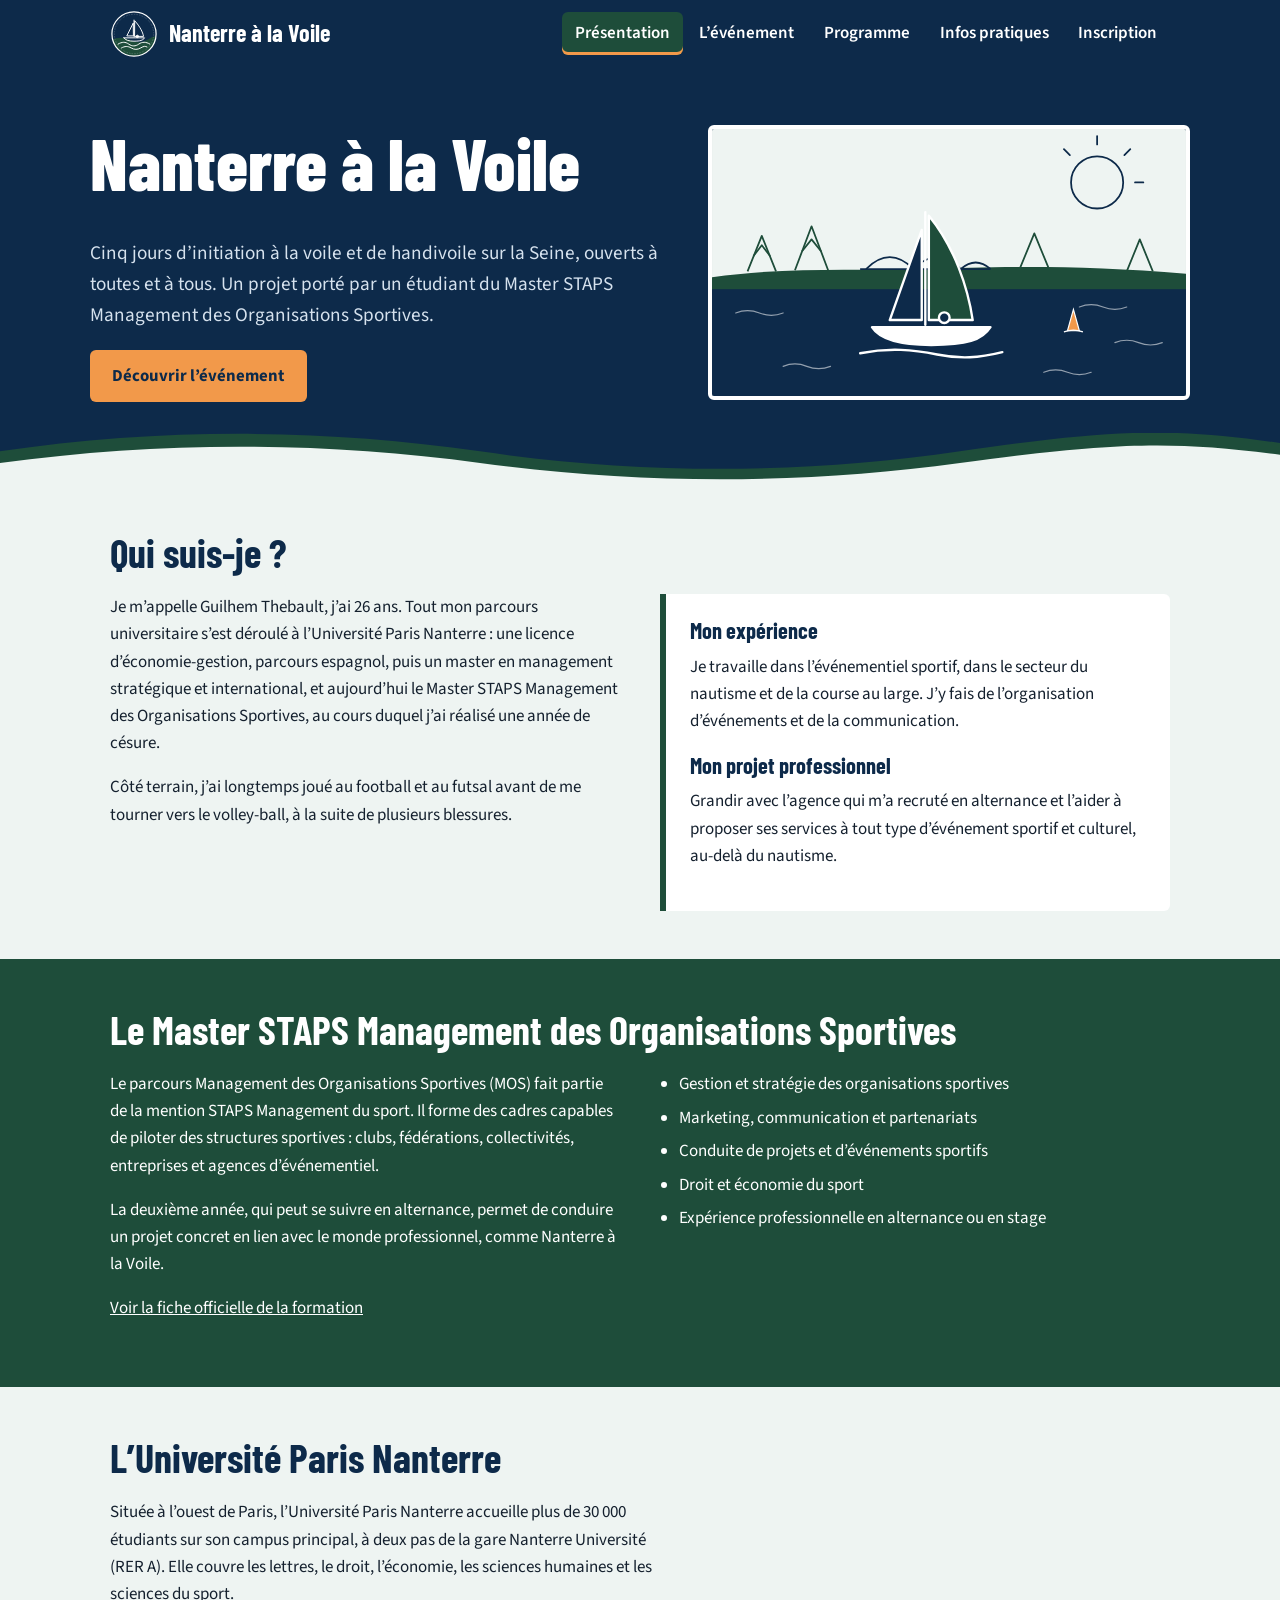
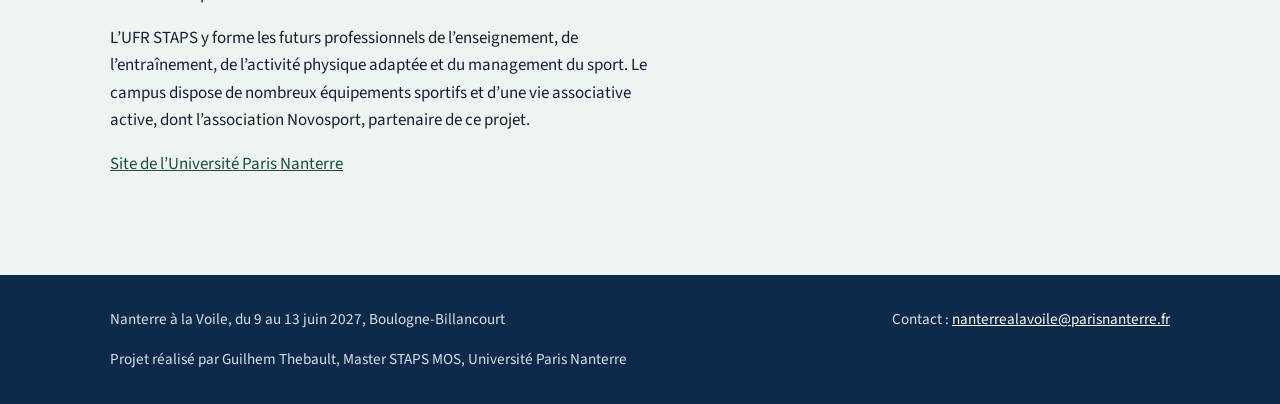
<file: index.html>
<!DOCTYPE html>
<html lang="fr">
<head>
  <meta charset="UTF-8">
  <meta name="viewport" content="width=device-width, initial-scale=1">
  <title>Présentation | Nanterre à la Voile</title>
  <meta name="description" content="Présentation de Guilhem Thebault, du Master STAPS Management des Organisations Sportives et de l’Université Paris Nanterre.">
  <link rel="icon" href="images/logo.svg" type="image/svg+xml">
  <link rel="preconnect" href="https://fonts.googleapis.com">
  <link rel="preconnect" href="https://fonts.gstatic.com" crossorigin>
  <link href="https://fonts.googleapis.com/css2?family=Barlow+Condensed:wght@600;700;800&amp;family=Source+Sans+3:wght@400;600;700&amp;display=swap" rel="stylesheet">
  <link rel="stylesheet" href="style.css">
</head>
<body>

  <!-- ===== EN-TÊTE ET MENU (identique sur toutes les pages) ===== -->
  <header class="entete">
    <div class="entete-interieur">
      <a class="marque" href="index.html">
        <img src="images/logo.svg" alt="" width="48" height="48">
        Nanterre à la Voile
      </a>
      <nav class="menu" aria-label="Menu principal">
        <ul>
        <li><a href="index.html" aria-current="page">Présentation</a></li>
        <li><a href="evenement.html">L’événement</a></li>
        <li><a href="programme.html">Programme</a></li>
        <li><a href="infos-pratiques.html">Infos pratiques</a></li>
        <li><a href="inscription.html">Inscription</a></li>
        </ul>
      </nav>
    </div>
  </header>

  <main>

    <section class="bandeau">
      <div class="bandeau-interieur">
        <div>
          <h1>Nanterre à la Voile</h1>
          <p>Cinq jours d’initiation à la voile et de handivoile sur la Seine, ouverts à toutes et à tous. Un projet porté par un étudiant du Master STAPS Management des Organisations Sportives.</p>
          <a class="bouton" href="evenement.html">Découvrir l’événement</a>
        </div>
        <figure class="figure">
          <img src="images/hero-seine.svg" alt="Dessin d’un voilier Hansa naviguant sur la Seine, devant un pont et des arbres" width="800" height="450">
        </figure>
      </div>
    </section>

    <!-- ===== PRÉSENTATION PERSONNELLE ===== -->
    <section class="section" id="etudiant">
      <h2>Qui suis-je ?</h2>
      <div class="deux-colonnes">
        <div>
          <p>Je m’appelle Guilhem Thebault, j’ai 26 ans. Tout mon parcours universitaire s’est déroulé à l’Université Paris Nanterre : une licence d’économie-gestion, parcours espagnol, puis un master en management stratégique et international, et aujourd’hui le Master STAPS Management des Organisations Sportives, au cours duquel j’ai réalisé une année de césure.</p>
          <p>Côté terrain, j’ai longtemps joué au football et au futsal avant de me tourner vers le volley-ball, à la suite de plusieurs blessures.</p>
        </div>
        <div class="bloc">
          <h3>Mon expérience</h3>
          <p>Je travaille dans l’événementiel sportif, dans le secteur du nautisme et de la course au large. J’y fais de l’organisation d’événements et de la communication.</p>
          <h3>Mon projet professionnel</h3>
          <p>Grandir avec l’agence qui m’a recruté en alternance et l’aider à proposer ses services à tout type d’événement sportif et culturel, au-delà du nautisme.</p>
        </div>
      </div>
    </section>

    <!-- ===== LA FORMATION ===== -->
    <div class="section-sapin">
      <section class="section" id="formation">
        <h2>Le Master STAPS Management des Organisations Sportives</h2>
        <div class="deux-colonnes">
          <div>
            <p>Le parcours Management des Organisations Sportives (MOS) fait partie de la mention STAPS Management du sport. Il forme des cadres capables de piloter des structures sportives : clubs, fédérations, collectivités, entreprises et agences d’événementiel.</p>
            <p>La deuxième année, qui peut se suivre en alternance, permet de conduire un projet concret en lien avec le monde professionnel, comme Nanterre à la Voile.</p>
            <!-- À COMPLÉTER : ajoute ici les matières ou compétences que tu veux mettre en avant -->
            <p><a href="https://formations.parisnanterre.fr/fr/formations-2026-2027/les-formations/master-lmd-05/staps-management-du-sport-master-JWQHDD61/management-des-organisations-sportives-JX333LL4.html" target="_blank" rel="noopener">Voir la fiche officielle de la formation</a></p>
          </div>
          <!-- À VÉRIFIER : liste indicative, à ajuster selon la maquette officielle de la formation -->
          <ul class="liste-simple">
            <li>Gestion et stratégie des organisations sportives</li>
            <li>Marketing, communication et partenariats</li>
            <li>Conduite de projets et d’événements sportifs</li>
            <li>Droit et économie du sport</li>
            <li>Expérience professionnelle en alternance ou en stage</li>
          </ul>
        </div>
      </section>
    </div>

    <!-- ===== L’UNIVERSITÉ ===== -->
    <section class="section" id="universite">
      <h2>L’Université Paris Nanterre</h2>
      <p>Située à l’ouest de Paris, l’Université Paris Nanterre accueille plus de 30 000 étudiants sur son campus principal, à deux pas de la gare Nanterre Université (RER A). Elle couvre les lettres, le droit, l’économie, les sciences humaines et les sciences du sport.</p>
      <p>L’UFR STAPS y forme les futurs professionnels de l’enseignement, de l’entraînement, de l’activité physique adaptée et du management du sport. Le campus dispose de nombreux équipements sportifs et d’une vie associative active, dont l’association Novosport, partenaire de ce projet.</p>
      <p><a href="https://www.parisnanterre.fr/" target="_blank" rel="noopener">Site de l’Université Paris Nanterre</a></p>
    </section>

  </main>

  <!-- ===== PIED DE PAGE ===== -->
  <footer class="pied">
    <div class="pied-interieur">
      <p>Nanterre à la Voile, du 9 au 13 juin 2027, Boulogne-Billancourt</p>
      <p>Contact : <a href="mailto:nanterrealavoile@parisnanterre.fr">nanterrealavoile@parisnanterre.fr</a></p>
      <p>Projet réalisé par Guilhem Thebault, Master STAPS MOS, Université Paris Nanterre</p>
    </div>
  </footer>

</body>
</html>
</file>
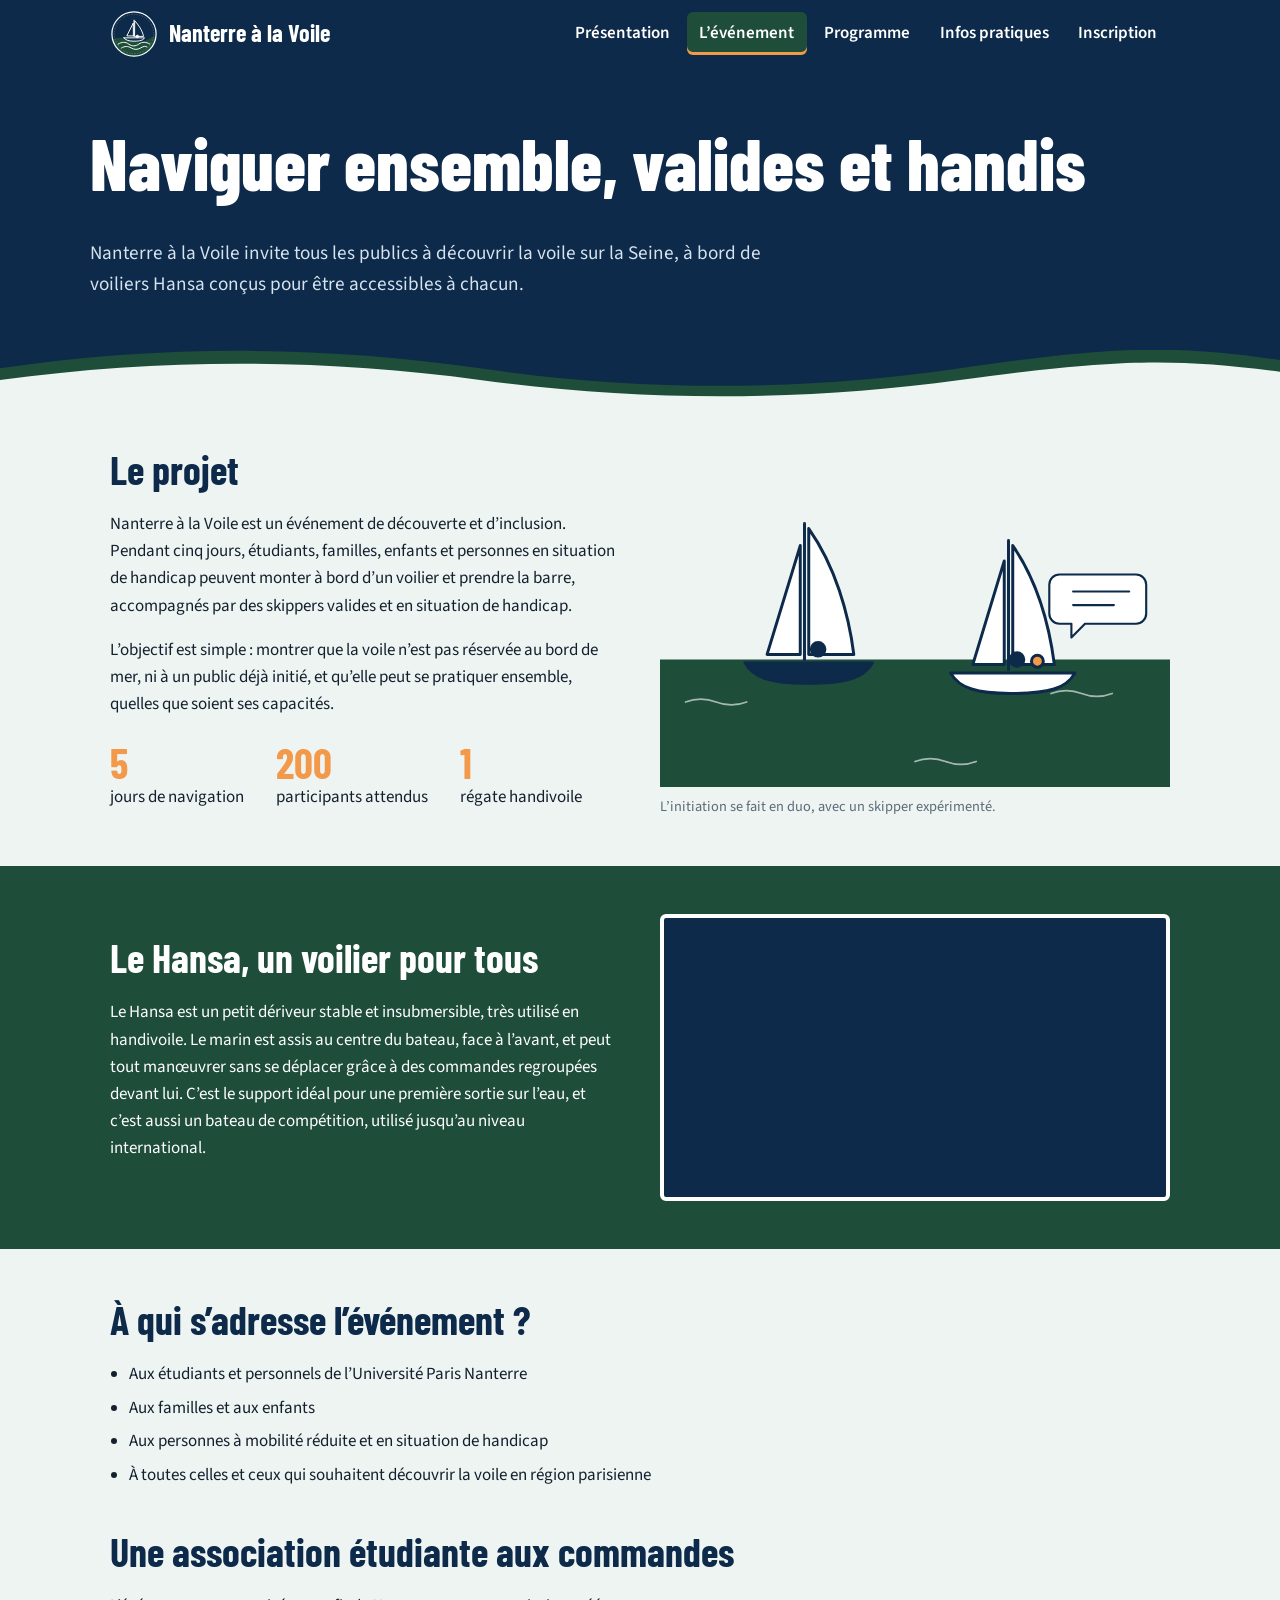
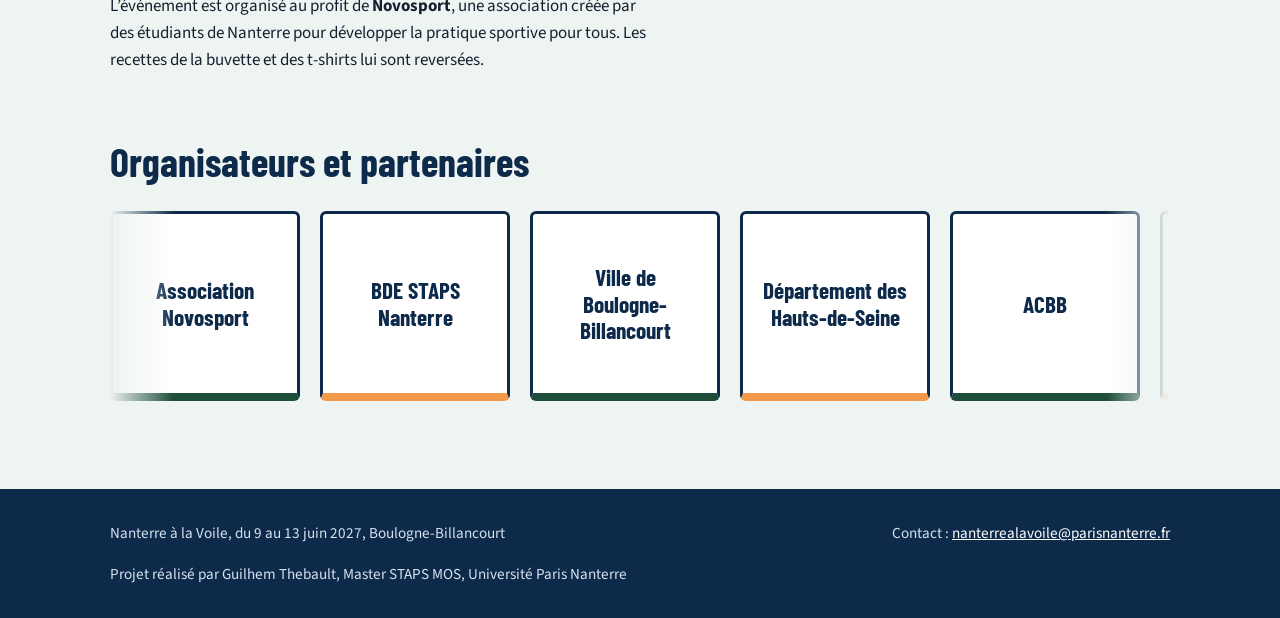
<file: evenement.html>
<!DOCTYPE html>
<html lang="fr">
<head>
  <meta charset="UTF-8">
  <meta name="viewport" content="width=device-width, initial-scale=1">
  <title>L’événement | Nanterre à la Voile</title>
  <meta name="description" content="Nanterre à la Voile : journées d’initiation à la voile et de handivoile sur voilier Hansa, à Boulogne-Billancourt.">
  <link rel="icon" href="images/logo.svg" type="image/svg+xml">
  <link rel="preconnect" href="https://fonts.googleapis.com">
  <link rel="preconnect" href="https://fonts.gstatic.com" crossorigin>
  <link href="https://fonts.googleapis.com/css2?family=Barlow+Condensed:wght@600;700;800&amp;family=Source+Sans+3:wght@400;600;700&amp;display=swap" rel="stylesheet">
  <link rel="stylesheet" href="style.css">
</head>
<body>

  <!-- ===== EN-TÊTE ET MENU (identique sur toutes les pages) ===== -->
  <header class="entete">
    <div class="entete-interieur">
      <a class="marque" href="index.html">
        <img src="images/logo.svg" alt="" width="48" height="48">
        Nanterre à la Voile
      </a>
      <nav class="menu" aria-label="Menu principal">
        <ul>
        <li><a href="index.html">Présentation</a></li>
        <li><a href="evenement.html" aria-current="page">L’événement</a></li>
        <li><a href="programme.html">Programme</a></li>
        <li><a href="infos-pratiques.html">Infos pratiques</a></li>
        <li><a href="inscription.html">Inscription</a></li>
        </ul>
      </nav>
    </div>
  </header>

  <main>

    <section class="bandeau bandeau-simple">
      <div class="bandeau-interieur">
        <div>
          <h1>Naviguer ensemble, valides et handis</h1>
          <p>Nanterre à la Voile invite tous les publics à découvrir la voile sur la Seine, à bord de voiliers Hansa conçus pour être accessibles à chacun.</p>
        </div>
      </div>
    </section>

    <section class="section">
      <div class="deux-colonnes">
        <div>
          <h2>Le projet</h2>
          <p>Nanterre à la Voile est un événement de découverte et d’inclusion. Pendant cinq jours, étudiants, familles, enfants et personnes en situation de handicap peuvent monter à bord d’un voilier et prendre la barre, accompagnés par des skippers valides et en situation de handicap.</p>
          <p>L’objectif est simple : montrer que la voile n’est pas réservée au bord de mer, ni à un public déjà initié, et qu’elle peut se pratiquer ensemble, quelles que soient ses capacités.</p>
          <ul class="chiffres">
            <li><strong>5</strong> jours de navigation</li>
            <li><strong>200</strong> participants attendus</li>
            <li><strong>1</strong> régate handivoile</li>
          </ul>
        </div>
        <figure class="figure">
          <img src="images/initiation.svg" alt="Dessin de deux voiliers Hansa : un skipper conseille un débutant à bord" width="600" height="400">
          <figcaption>L’initiation se fait en duo, avec un skipper expérimenté.</figcaption>
        </figure>
      </div>
    </section>

    <div class="section-sapin">
      <section class="section">
        <div class="deux-colonnes centre">
          <div>
            <h2>Le Hansa, un voilier pour tous</h2>
            <p>Le Hansa est un petit dériveur stable et insubmersible, très utilisé en handivoile. Le marin est assis au centre du bateau, face à l’avant, et peut tout manœuvrer sans se déplacer grâce à des commandes regroupées devant lui. C’est le support idéal pour une première sortie sur l’eau, et c’est aussi un bateau de compétition, utilisé jusqu’au niveau international.</p>
          </div>
          <!-- VIDÉO YOUTUBE : remplace ID_DE_LA_VIDEO par l'identifiant de ta vidéo
               (les caractères après "watch?v=" dans l'adresse YouTube) -->
          <div class="video">
            <iframe src="https://www.youtube.com/watch?v=l_3RX6eFE7E" title="Vidéo de présentation du voilier Hansa" loading="lazy" allow="accelerometer; clipboard-write; encrypted-media; gyroscope; picture-in-picture" referrerpolicy="strict-origin-when-cross-origin" allowfullscreen></iframe>
          </div>
        </div>
      </section>
    </div>

    <section class="section">
      <h2>À qui s’adresse l’événement ?</h2>
      <ul class="liste-simple">
        <li>Aux étudiants et personnels de l’Université Paris Nanterre</li>
        <li>Aux familles et aux enfants</li>
        <li>Aux personnes à mobilité réduite et en situation de handicap</li>
        <li>À toutes celles et ceux qui souhaitent découvrir la voile en région parisienne</li>
      </ul>

      <h2>Une association étudiante aux commandes</h2>
      <p>L’événement est organisé au profit de <strong>Novosport</strong>, une association créée par des étudiants de Nanterre pour développer la pratique sportive pour tous. Les recettes de la buvette et des t-shirts lui sont reversées.</p>

    </section>

    <!-- ===== CARROUSEL DES PARTENAIRES ===== -->
    <section class="section partenaires-section">
      <h2>Organisateurs et partenaires</h2>
      <!-- La liste est écrite deux fois pour que le défilement tourne en boucle sans coupure.
           Pour ajouter un partenaire, ajoute-le dans LES DEUX listes. -->
      <div class="carrousel">
        <div class="carrousel-piste">
          <ul class="carrousel-liste">
            <li class="partenaire">Association Novosport</li>
            <li class="partenaire">BDE STAPS Nanterre</li>
            <li class="partenaire">Ville de Boulogne-Billancourt</li>
            <li class="partenaire">Département des Hauts-de-Seine</li>
            <li class="partenaire">ACBB</li>
            <li class="partenaire">Club nautique Voiles de Seine</li>
            <li class="partenaire">Sponsors privés</li>
          </ul>
          <ul class="carrousel-liste" aria-hidden="true">
            <li class="partenaire">Association Novosport</li>
            <li class="partenaire">BDE STAPS Nanterre</li>
            <li class="partenaire">Ville de Boulogne-Billancourt</li>
            <li class="partenaire">Département des Hauts-de-Seine</li>
            <li class="partenaire">ACBB</li>
            <li class="partenaire">Club nautique Voiles de Seine</li>
            <li class="partenaire">Sponsors privés</li>
          </ul>
        </div>
      </div>
    </section>

  </main>

  <!-- ===== PIED DE PAGE ===== -->
  <footer class="pied">
    <div class="pied-interieur">
      <p>Nanterre à la Voile, du 9 au 13 juin 2027, Boulogne-Billancourt</p>
      <p>Contact : <a href="mailto:nanterrealavoile@parisnanterre.fr">nanterrealavoile@parisnanterre.fr</a></p>
      <p>Projet réalisé par Guilhem Thebault, Master STAPS MOS, Université Paris Nanterre</p>
    </div>
  </footer>

</body>
</html>
</file>
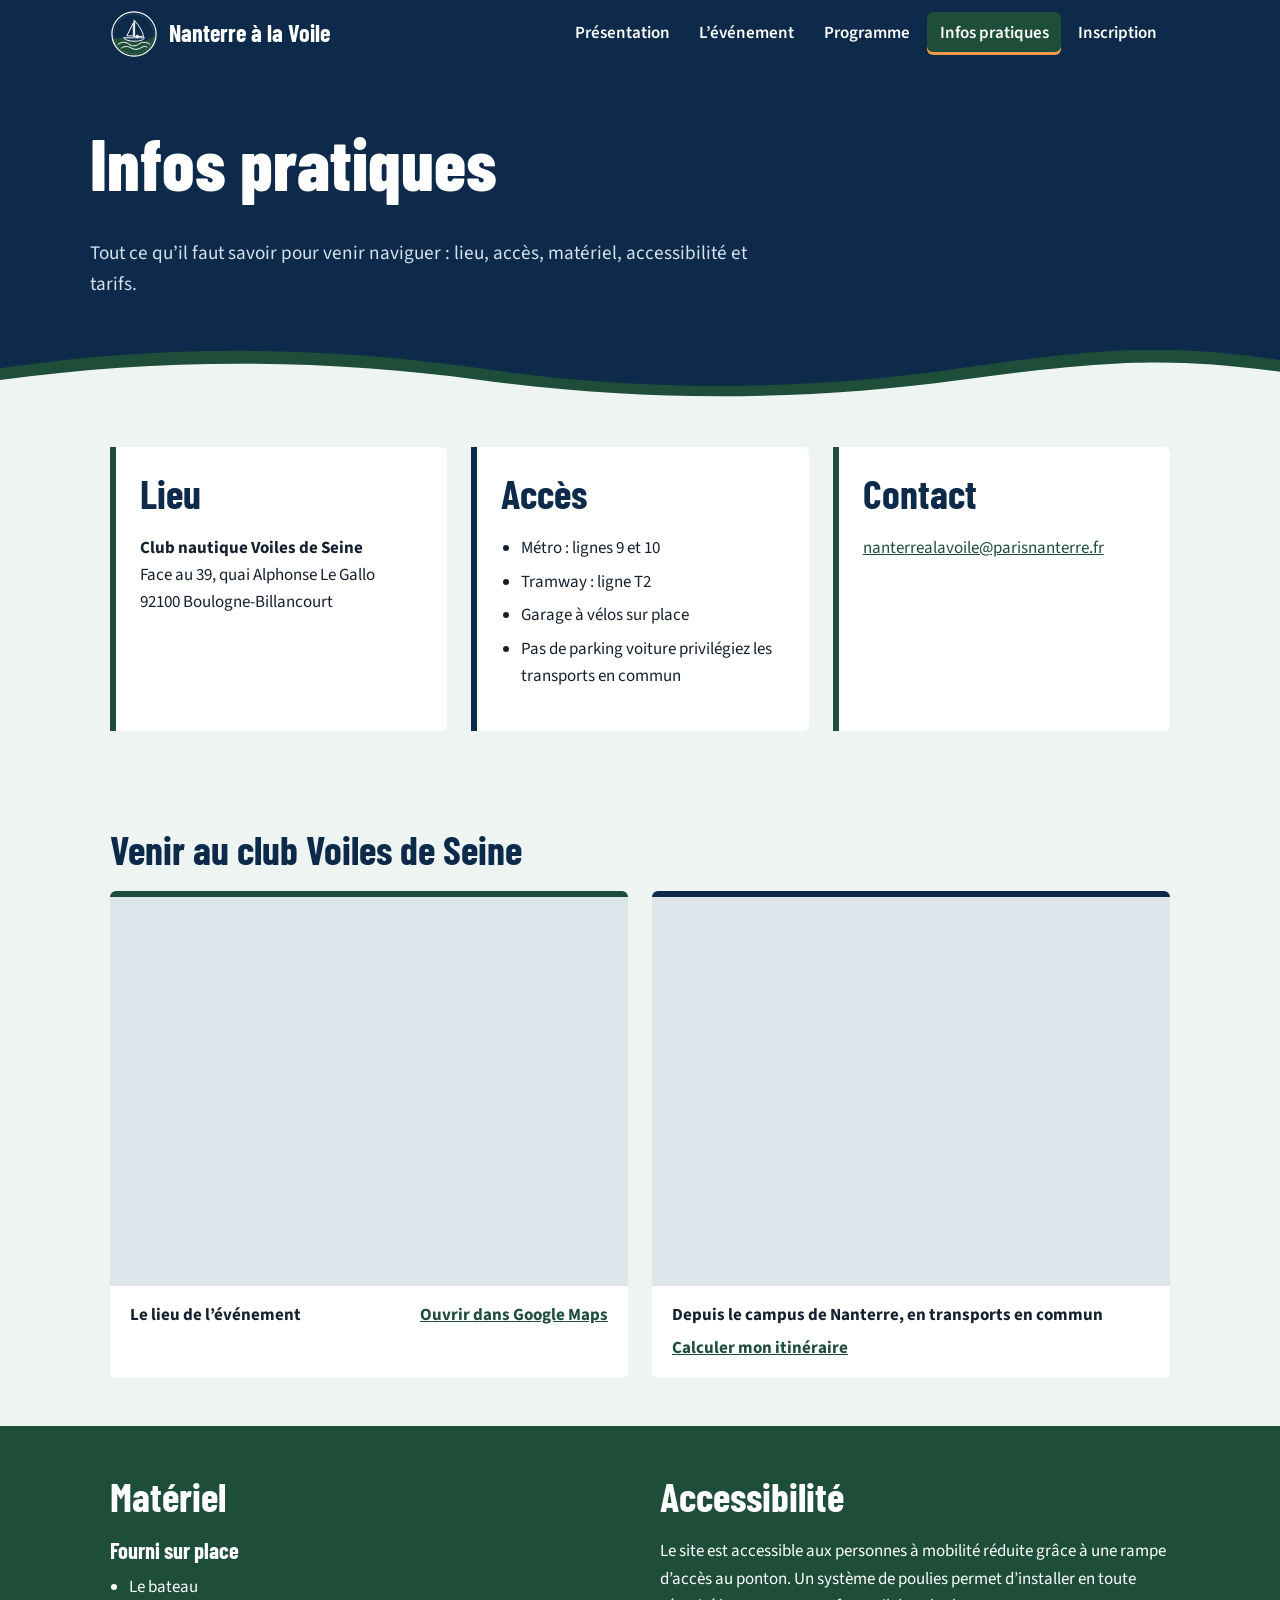
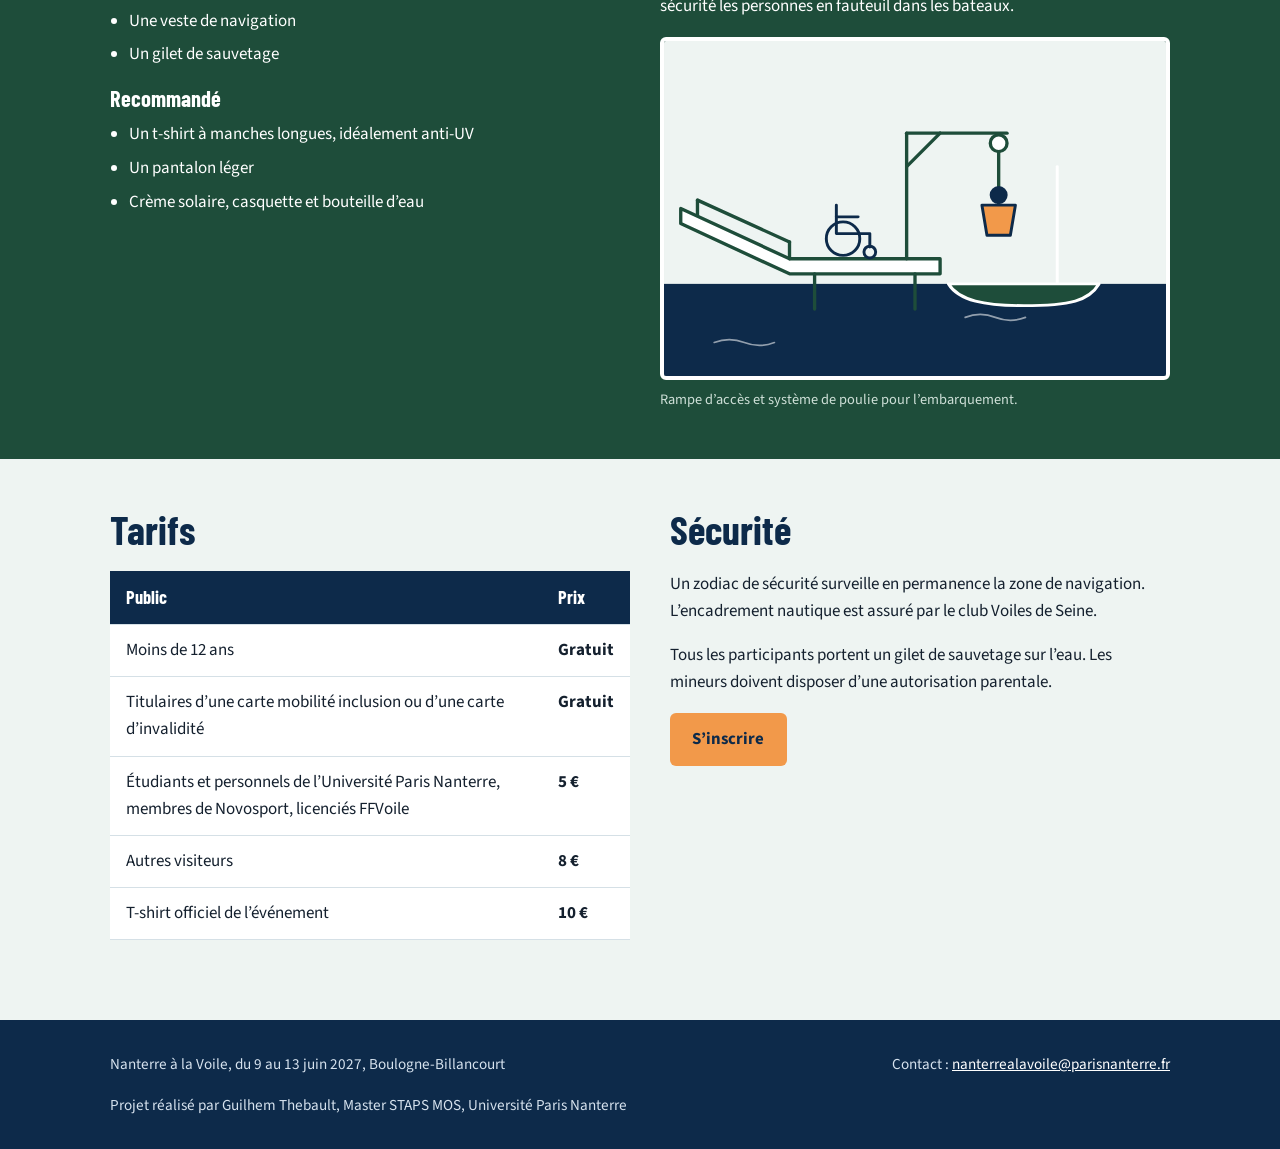
<file: infos-pratiques.html>
<!DOCTYPE html>
<html lang="fr">
<head>
  <meta charset="UTF-8">
  <meta name="viewport" content="width=device-width, initial-scale=1">
  <title>Infos pratiques | Nanterre à la Voile</title>
  <meta name="description" content="Lieu, accès, matériel, accessibilité, tarifs et sécurité de Nanterre à la Voile.">
  <link rel="icon" href="images/logo.svg" type="image/svg+xml">
  <link rel="preconnect" href="https://fonts.googleapis.com">
  <link rel="preconnect" href="https://fonts.gstatic.com" crossorigin>
  <link href="https://fonts.googleapis.com/css2?family=Barlow+Condensed:wght@600;700;800&amp;family=Source+Sans+3:wght@400;600;700&amp;display=swap" rel="stylesheet">
  <link rel="stylesheet" href="style.css">
</head>
<body>

  <!-- ===== EN-TÊTE ET MENU (identique sur toutes les pages) ===== -->
  <header class="entete">
    <div class="entete-interieur">
      <a class="marque" href="index.html">
        <img src="images/logo.svg" alt="" width="48" height="48">
        Nanterre à la Voile
      </a>
      <nav class="menu" aria-label="Menu principal">
        <ul>
        <li><a href="index.html">Présentation</a></li>
        <li><a href="evenement.html">L’événement</a></li>
        <li><a href="programme.html">Programme</a></li>
        <li><a href="infos-pratiques.html" aria-current="page">Infos pratiques</a></li>
        <li><a href="inscription.html">Inscription</a></li>
        </ul>
      </nav>
    </div>
  </header>

  <main>

    <section class="bandeau bandeau-simple">
      <div class="bandeau-interieur">
        <div>
          <h1>Infos pratiques</h1>
          <p>Tout ce qu’il faut savoir pour venir naviguer : lieu, accès, matériel, accessibilité et tarifs.</p>
        </div>
      </div>
    </section>

    <section class="section">
      <div class="grille-infos">
        <div class="bloc">
          <h2>Lieu</h2>
          <p><strong>Club nautique Voiles de Seine</strong><br>
          Face au 39, quai Alphonse Le Gallo<br>
          92100 Boulogne-Billancourt</p>
        </div>
        <div class="bloc bloc-bleu">
          <h2>Accès</h2>
          <ul class="liste-simple">
            <li>Métro : lignes 9 et 10</li>
            <li>Tramway : ligne T2</li>
            <li>Garage à vélos sur place</li>
            <li>Pas de parking voiture privilégiez les transports en commun</li>
          </ul>
        </div>
        <div class="bloc">
          <h2>Contact</h2>
          <p><a href="mailto:nanterrealavoile@parisnanterre.fr">nanterrealavoile@parisnanterre.fr</a></p>
        </div>
      </div>
    </section>


    <!-- ===== CARTES GOOGLE MAPS ===== -->
    <section class="section">
      <h2>Venir au club Voiles de Seine</h2>
      <div class="cartes">
        <figure class="carte">
          <div class="carte-cadre">
            <iframe src="https://www.google.com/maps?q=Club+nautique+Voiles+de+Seine,+39+Quai+Alphonse+Le+Gallo,+92100+Boulogne-Billancourt&amp;z=15&amp;output=embed" title="Carte Google Maps du club nautique Voiles de Seine à Boulogne-Billancourt" loading="lazy" referrerpolicy="no-referrer-when-downgrade" allowfullscreen></iframe>
          </div>
          <figcaption>
            <strong>Le lieu de l’événement</strong>
            <a href="https://www.google.com/maps/search/?api=1&amp;query=Club+nautique+Voiles+de+Seine+39+Quai+Alphonse+Le+Gallo+Boulogne-Billancourt" target="_blank" rel="noopener">Ouvrir dans Google Maps</a>
          </figcaption>
        </figure>
        <figure class="carte">
          <div class="carte-cadre">
            <iframe src="https://www.google.com/maps?saddr=Universit%C3%A9+Paris+Nanterre,+200+Avenue+de+la+R%C3%A9publique,+92000+Nanterre&amp;daddr=39+Quai+Alphonse+Le+Gallo,+92100+Boulogne-Billancourt&amp;dirflg=r&amp;output=embed" title="Itinéraire Google Maps en transports en commun depuis l’Université Paris Nanterre jusqu’au club" loading="lazy" referrerpolicy="no-referrer-when-downgrade" allowfullscreen></iframe>
          </div>
          <figcaption>
            <strong>Depuis le campus de Nanterre, en transports en commun</strong>
            <a href="https://www.google.com/maps/dir/?api=1&amp;origin=Universit%C3%A9+Paris+Nanterre&amp;destination=39+Quai+Alphonse+Le+Gallo+92100+Boulogne-Billancourt&amp;travelmode=transit" target="_blank" rel="noopener">Calculer mon itinéraire</a>
          </figcaption>
        </figure>
      </div>
    </section>

    <div class="section-sapin">
      <section class="section">
        <div class="deux-colonnes">
          <div>
            <h2>Matériel</h2>
            <h3>Fourni sur place</h3>
            <ul class="liste-simple">
              <li>Le bateau</li>
              <li>Une veste de navigation</li>
              <li>Un gilet de sauvetage</li>
            </ul>
            <h3>Recommandé</h3>
            <ul class="liste-simple">
              <li>Un t-shirt à manches longues, idéalement anti-UV</li>
              <li>Un pantalon léger</li>
              <li>Crème solaire, casquette et bouteille d’eau</li>
            </ul>
          </div>
          <div>
            <h2>Accessibilité</h2>
            <p>Le site est accessible aux personnes à mobilité réduite grâce à une rampe d’accès au ponton. Un système de poulies permet d’installer en toute sécurité les personnes en fauteuil dans les bateaux.</p>
            <figure class="figure">
              <img src="images/accessibilite.svg" alt="Dessin d’un ponton avec rampe et d’un siège suspendu à une poulie pour embarquer une personne en fauteuil" width="600" height="400">
              <figcaption>Rampe d’accès et système de poulie pour l’embarquement.</figcaption>
            </figure>
          </div>
        </div>
      </section>
    </div>

    <section class="section">
      <div class="deux-colonnes">
        <div>
          <h2>Tarifs</h2>
          <div class="tableau-conteneur">
            <table class="tarifs">
              <thead><tr><th scope="col">Public</th><th scope="col">Prix</th></tr></thead>
              <tbody>
                <tr><td>Moins de 12 ans</td><td>Gratuit</td></tr>
                <tr><td>Titulaires d’une carte mobilité inclusion ou d’une carte d’invalidité</td><td>Gratuit</td></tr>
                <tr><td>Étudiants et personnels de l’Université Paris Nanterre, membres de Novosport, licenciés FFVoile</td><td>5 €</td></tr>
                <tr><td>Autres visiteurs</td><td>8 €</td></tr>
                <tr><td>T-shirt officiel de l’événement</td><td>10 €</td></tr>
              </tbody>
            </table>
          </div>
        </div>
        <div>
          <h2>Sécurité</h2>
          <p>Un zodiac de sécurité surveille en permanence la zone de navigation. L’encadrement nautique est assuré par le club Voiles de Seine.</p>
          <p>Tous les participants portent un gilet de sauvetage sur l’eau. Les mineurs doivent disposer d’une autorisation parentale.</p>
          <a class="bouton" href="inscription.html">S’inscrire</a>
        </div>
      </div>
    </section>

  </main>

  <!-- ===== PIED DE PAGE ===== -->
  <footer class="pied">
    <div class="pied-interieur">
      <p>Nanterre à la Voile, du 9 au 13 juin 2027, Boulogne-Billancourt</p>
      <p>Contact : <a href="mailto:nanterrealavoile@parisnanterre.fr">nanterrealavoile@parisnanterre.fr</a></p>
      <p>Projet réalisé par Guilhem Thebault, Master STAPS MOS, Université Paris Nanterre</p>
    </div>
  </footer>

</body>
</html>
</file>
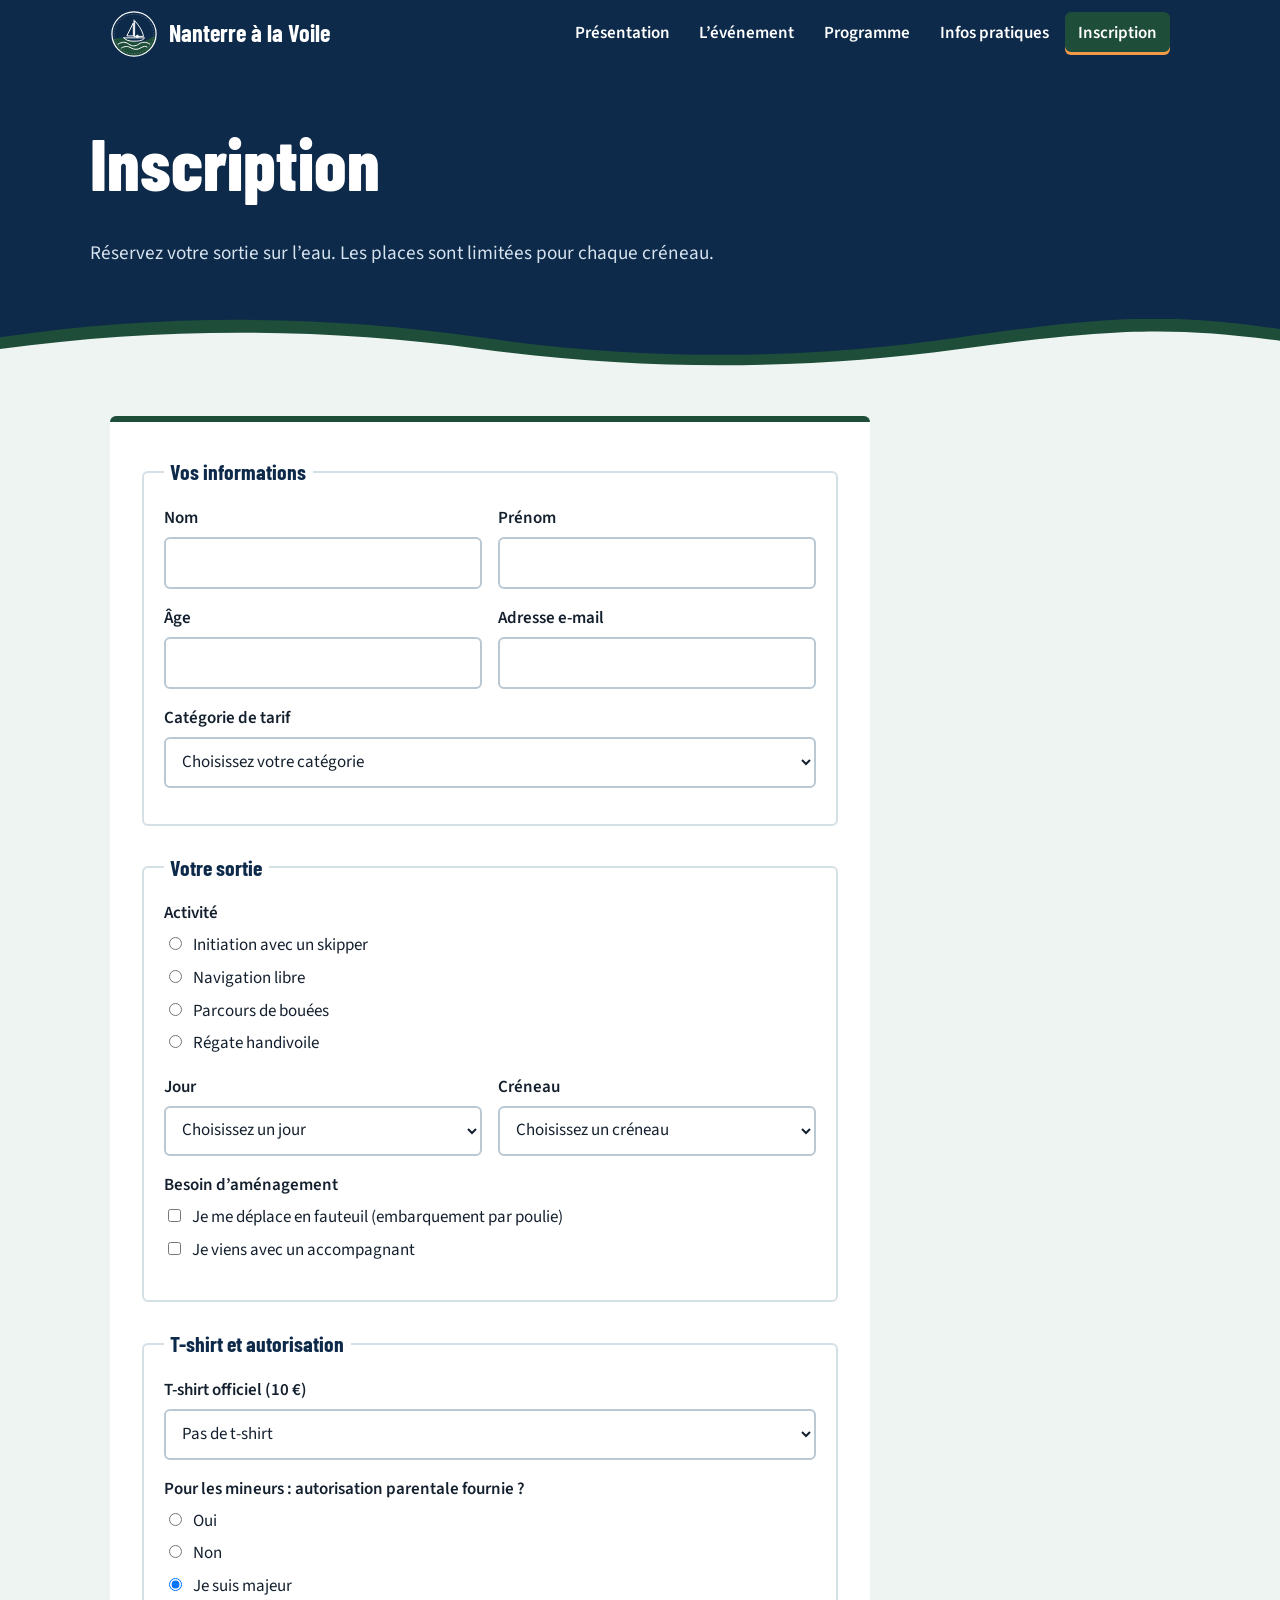
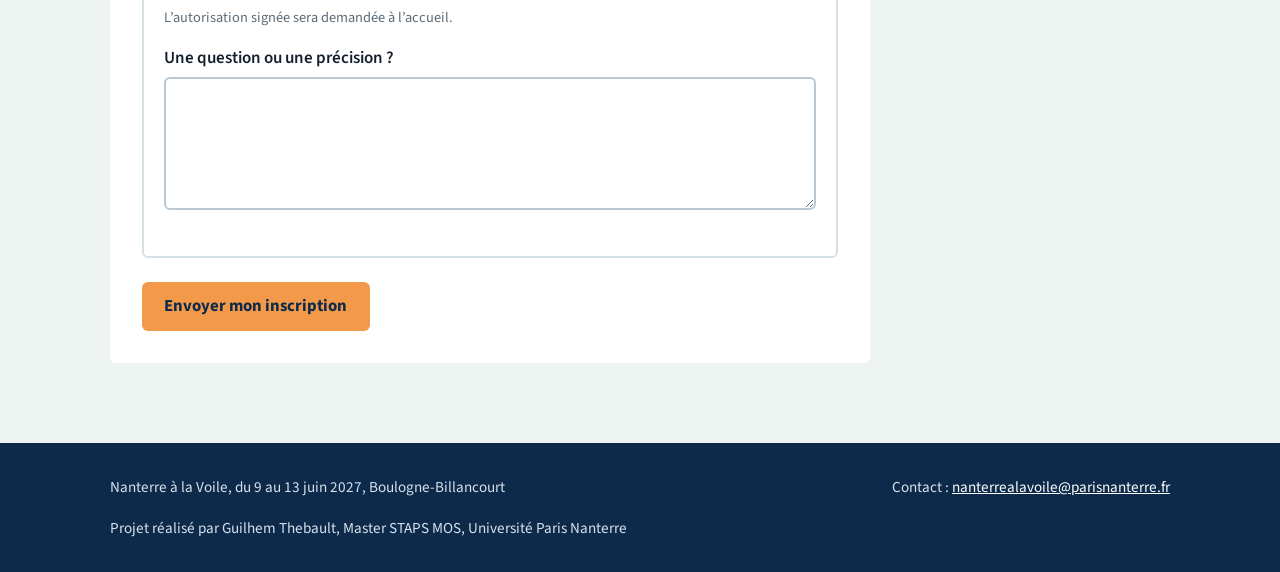
<file: inscription.html>
<!DOCTYPE html>
<html lang="fr">
<head>
  <meta charset="UTF-8">
  <meta name="viewport" content="width=device-width, initial-scale=1">
  <title>Inscription | Nanterre à la Voile</title>
  <meta name="description" content="Formulaire d’inscription à Nanterre à la Voile : choix de l’activité, du jour et du créneau.">
  <link rel="icon" href="images/logo.svg" type="image/svg+xml">
  <link rel="preconnect" href="https://fonts.googleapis.com">
  <link rel="preconnect" href="https://fonts.gstatic.com" crossorigin>
  <link href="https://fonts.googleapis.com/css2?family=Barlow+Condensed:wght@600;700;800&amp;family=Source+Sans+3:wght@400;600;700&amp;display=swap" rel="stylesheet">
  <link rel="stylesheet" href="style.css">
</head>
<body>

  <!-- ===== EN-TÊTE ET MENU (identique sur toutes les pages) ===== -->
  <header class="entete">
    <div class="entete-interieur">
      <a class="marque" href="index.html">
        <img src="images/logo.svg" alt="" width="48" height="48">
        Nanterre à la Voile
      </a>
      <nav class="menu" aria-label="Menu principal">
        <ul>
        <li><a href="index.html">Présentation</a></li>
        <li><a href="evenement.html">L’événement</a></li>
        <li><a href="programme.html">Programme</a></li>
        <li><a href="infos-pratiques.html">Infos pratiques</a></li>
        <li><a href="inscription.html" aria-current="page">Inscription</a></li>
        </ul>
      </nav>
    </div>
  </header>

  <main>

    <section class="bandeau bandeau-simple">
      <div class="bandeau-interieur">
        <div>
          <h1>Inscription</h1>
          <p>Réservez votre sortie sur l’eau. Les places sont limitées pour chaque créneau.</p>
        </div>
      </div>
    </section>

    <section class="section">
      <!-- Formulaire HTML simple : il n'est relié à aucun serveur (action="#") -->
      <form class="formulaire" action="#" method="post">

        <fieldset>
          <legend>Vos informations</legend>
          <div class="rangee">
            <div class="champ">
              <label for="nom">Nom</label>
              <input type="text" id="nom" name="nom" autocomplete="family-name" required>
            </div>
            <div class="champ">
              <label for="prenom">Prénom</label>
              <input type="text" id="prenom" name="prenom" autocomplete="given-name" required>
            </div>
          </div>
          <div class="rangee">
            <div class="champ">
              <label for="age">Âge</label>
              <input type="number" id="age" name="age" min="5" max="99" required>
            </div>
            <div class="champ">
              <label for="email">Adresse e-mail</label>
              <input type="email" id="email" name="email" autocomplete="email" required>
            </div>
          </div>
          <div class="champ">
            <label for="categorie">Catégorie de tarif</label>
            <select id="categorie" name="categorie" required>
              <option value="">Choisissez votre catégorie</option>
              <option value="moins12">Moins de 12 ans (gratuit)</option>
              <option value="handicap">Titulaire d’une carte handicap (gratuit)</option>
              <option value="nanterre">Université Paris Nanterre, Novosport ou licencié FFVoile (5 €)</option>
              <option value="visiteur">Autre visiteur (8 €)</option>
            </select>
          </div>
        </fieldset>

        <fieldset>
          <legend>Votre sortie</legend>
          <div class="champ choix">
            <span class="etiquette">Activité</span>
            <label><input type="radio" name="activite" value="initiation" required> Initiation avec un skipper</label>
            <label><input type="radio" name="activite" value="libre"> Navigation libre</label>
            <label><input type="radio" name="activite" value="bouees"> Parcours de bouées</label>
            <label><input type="radio" name="activite" value="regate"> Régate handivoile</label>
          </div>
          <div class="rangee">
            <div class="champ">
              <label for="jour">Jour</label>
              <select id="jour" name="jour" required>
                <option value="">Choisissez un jour</option>
                <option value="2027-06-09">Mercredi 9 juin</option>
                <option value="2027-06-10">Jeudi 10 juin</option>
                <option value="2027-06-11">Vendredi 11 juin</option>
                <option value="2027-06-12">Samedi 12 juin</option>
                <option value="2027-06-13">Dimanche 13 juin</option>
              </select>
            </div>
            <div class="champ">
              <label for="creneau">Créneau</label>
              <select id="creneau" name="creneau" required>
                <option value="">Choisissez un créneau</option>
                <option value="matin">11h30 – 13h00</option>
                <option value="apres-midi-1">14h00 – 16h30</option>
                <option value="apres-midi-2">16h30 – 18h00</option>
              </select>
            </div>
          </div>
          <div class="champ choix">
            <span class="etiquette">Besoin d’aménagement</span>
            <label><input type="checkbox" name="amenagement" value="fauteuil"> Je me déplace en fauteuil (embarquement par poulie)</label>
            <label><input type="checkbox" name="amenagement" value="accompagnant"> Je viens avec un accompagnant</label>
          </div>
        </fieldset>

        <fieldset>
          <legend>T-shirt et autorisation</legend>
          <div class="champ">
            <label for="tshirt">T-shirt officiel (10 €)</label>
            <select id="tshirt" name="tshirt">
              <option value="aucun">Pas de t-shirt</option>
              <option value="enfant">Taille enfant</option>
              <option value="xs">XS</option>
              <option value="s">S</option>
              <option value="m">M</option>
              <option value="l">L</option>
              <option value="xl">XL</option>
              <option value="xxl">XXL</option>
            </select>
          </div>
          <div class="champ choix">
            <span class="etiquette">Pour les mineurs : autorisation parentale fournie ?</span>
            <label><input type="radio" name="autorisation" value="oui"> Oui</label>
            <label><input type="radio" name="autorisation" value="non"> Non</label>
            <label><input type="radio" name="autorisation" value="majeur" checked> Je suis majeur</label>
            <p class="aide">L’autorisation signée sera demandée à l’accueil.</p>
          </div>
          <div class="champ">
            <label for="message">Une question ou une précision ?</label>
            <textarea id="message" name="message" rows="4"></textarea>
          </div>
        </fieldset>

        <button class="bouton" type="submit">Envoyer mon inscription</button>
      </form>
    </section>

  </main>

  <!-- ===== PIED DE PAGE ===== -->
  <footer class="pied">
    <div class="pied-interieur">
      <p>Nanterre à la Voile, du 9 au 13 juin 2027, Boulogne-Billancourt</p>
      <p>Contact : <a href="mailto:nanterrealavoile@parisnanterre.fr">nanterrealavoile@parisnanterre.fr</a></p>
      <p>Projet réalisé par Guilhem Thebault, Master STAPS MOS, Université Paris Nanterre</p>
    </div>
  </footer>

</body>
</html>
</file>
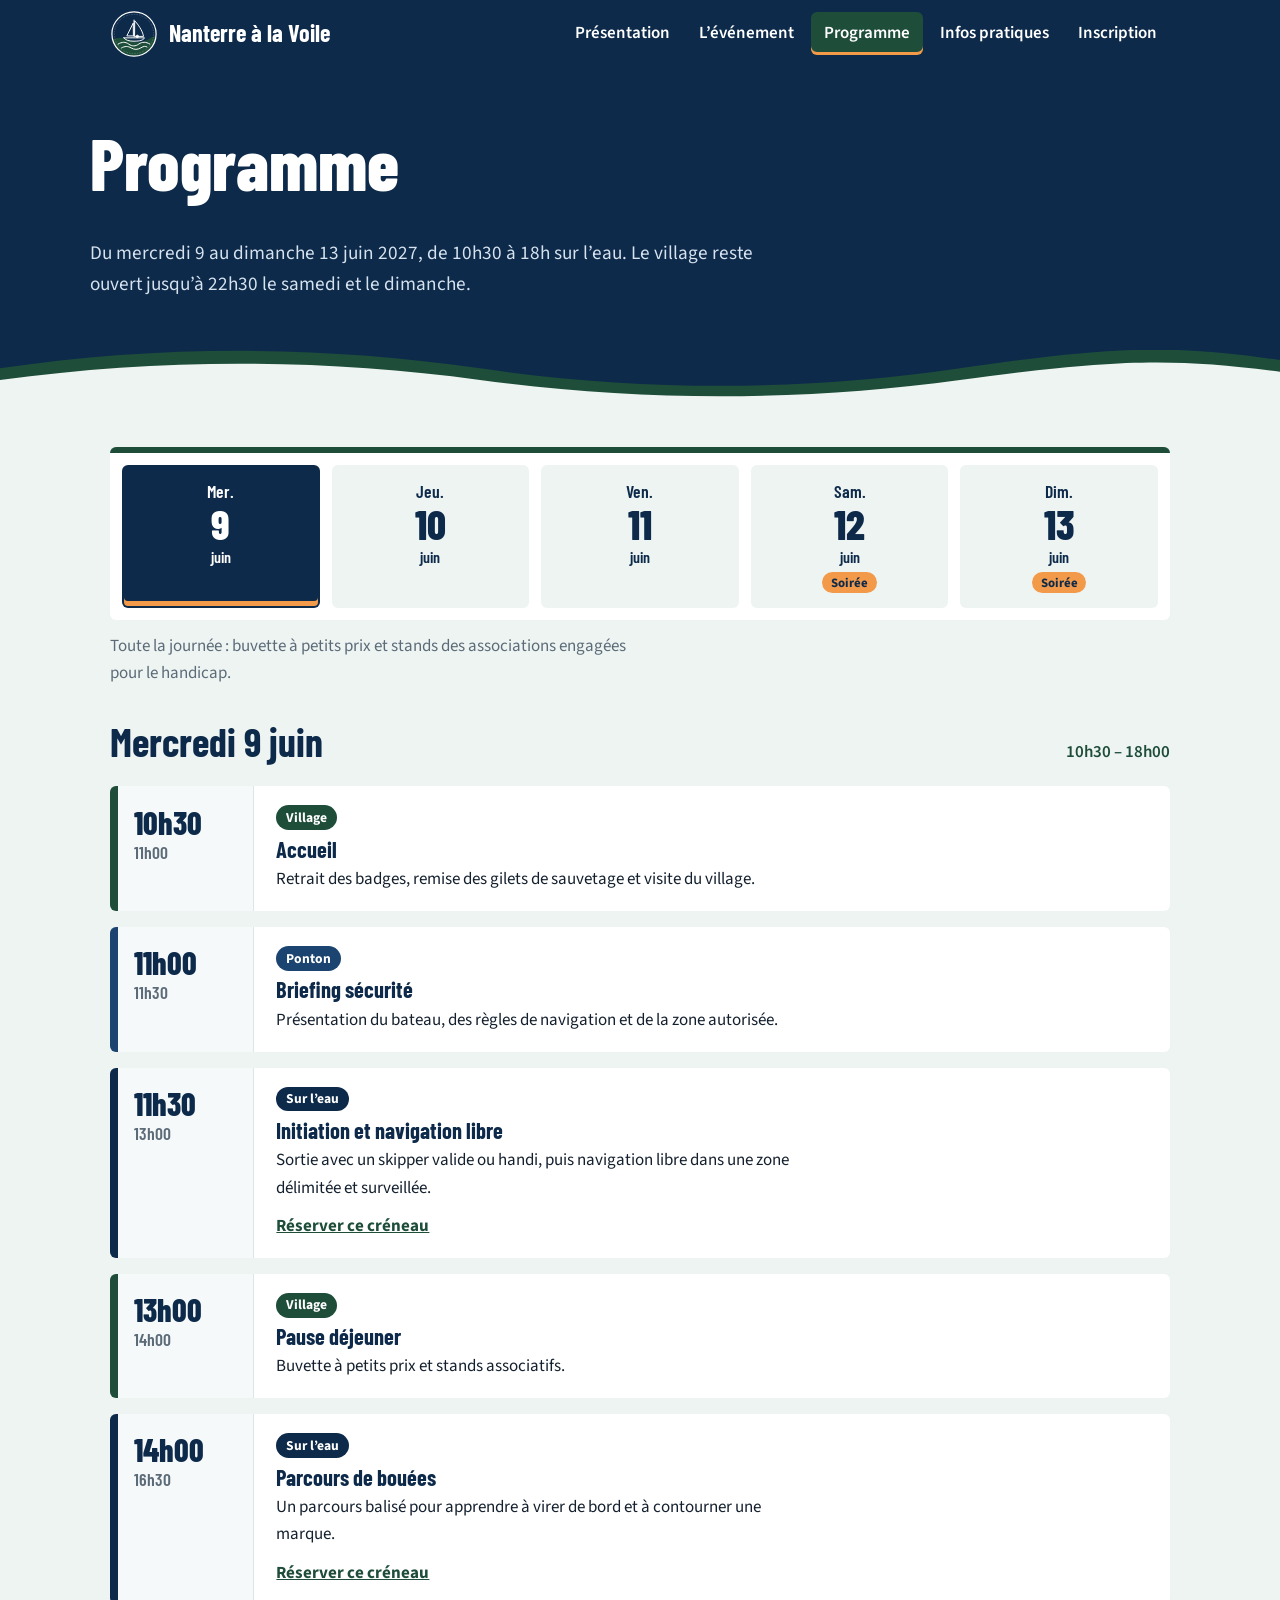
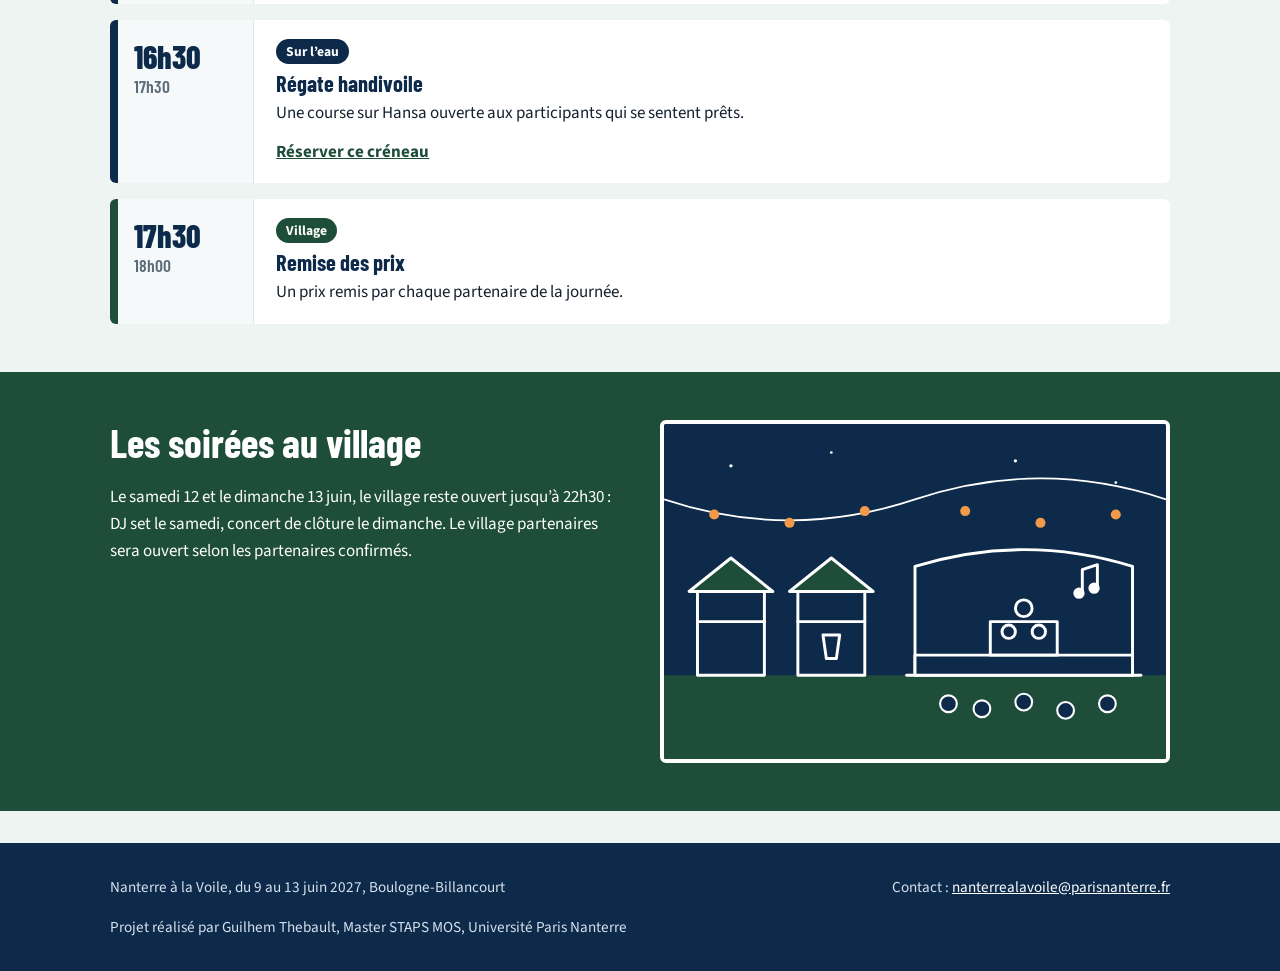
<file: programme.html>
<!DOCTYPE html>
<html lang="fr">
<head>
  <meta charset="UTF-8">
  <meta name="viewport" content="width=device-width, initial-scale=1">
  <title>Programme | Nanterre à la Voile</title>
  <meta name="description" content="Programme jour par jour de Nanterre à la Voile du 9 au 13 juin 2027 : initiation, parcours de bouées, régate handivoile, DJ set et concert de clôture.">
  <link rel="icon" href="images/logo.svg" type="image/svg+xml">
  <link rel="preconnect" href="https://fonts.googleapis.com">
  <link rel="preconnect" href="https://fonts.gstatic.com" crossorigin>
  <link href="https://fonts.googleapis.com/css2?family=Barlow+Condensed:wght@600;700;800&amp;family=Source+Sans+3:wght@400;600;700&amp;display=swap" rel="stylesheet">
  <link rel="stylesheet" href="style.css">
</head>
<body>

  <!-- ===== EN-TÊTE ET MENU (identique sur toutes les pages) ===== -->
  <header class="entete">
    <div class="entete-interieur">
      <a class="marque" href="index.html">
        <img src="images/logo.svg" alt="" width="48" height="48">
        Nanterre à la Voile
      </a>
      <nav class="menu" aria-label="Menu principal">
        <ul>
        <li><a href="index.html">Présentation</a></li>
        <li><a href="evenement.html">L’événement</a></li>
        <li><a href="programme.html" aria-current="page">Programme</a></li>
        <li><a href="infos-pratiques.html">Infos pratiques</a></li>
        <li><a href="inscription.html">Inscription</a></li>
        </ul>
      </nav>
    </div>
  </header>

  <main>

    <section class="bandeau bandeau-simple">
      <div class="bandeau-interieur">
        <div>
          <h1>Programme</h1>
          <p>Du mercredi 9 au dimanche 13 juin 2027, de 10h30 à 18h sur l’eau. Le village reste ouvert jusqu’à 22h30 le samedi et le dimanche.</p>
        </div>
      </div>
    </section>

    <!-- ===== SÉLECTEUR DES JOURS ===== -->
    <div class="section jours-section">
      <div class="jours" role="tablist" aria-label="Choisir un jour">
        <button class="jour-onglet" type="button" role="tab" id="onglet-mercredi" aria-controls="jour-mercredi" aria-selected="true" data-date="2027-06-09">
          <span class="jour-nom">Mer.</span>
          <span class="jour-num">9</span>
          <span class="jour-mois">juin</span>
        </button>
        <button class="jour-onglet" type="button" role="tab" id="onglet-jeudi" aria-controls="jour-jeudi" aria-selected="false" data-date="2027-06-10" tabindex="-1">
          <span class="jour-nom">Jeu.</span>
          <span class="jour-num">10</span>
          <span class="jour-mois">juin</span>
        </button>
        <button class="jour-onglet" type="button" role="tab" id="onglet-vendredi" aria-controls="jour-vendredi" aria-selected="false" data-date="2027-06-11" tabindex="-1">
          <span class="jour-nom">Ven.</span>
          <span class="jour-num">11</span>
          <span class="jour-mois">juin</span>
        </button>
        <button class="jour-onglet" type="button" role="tab" id="onglet-samedi" aria-controls="jour-samedi" aria-selected="false" data-date="2027-06-12" tabindex="-1">
          <span class="jour-nom">Sam.</span>
          <span class="jour-num">12</span>
          <span class="jour-mois">juin</span>
          <span class="jour-plus">Soirée</span>
        </button>
        <button class="jour-onglet" type="button" role="tab" id="onglet-dimanche" aria-controls="jour-dimanche" aria-selected="false" data-date="2027-06-13" tabindex="-1">
          <span class="jour-nom">Dim.</span>
          <span class="jour-num">13</span>
          <span class="jour-mois">juin</span>
          <span class="jour-plus">Soirée</span>
        </button>
      </div>
      <p class="jours-info">Toute la journée : buvette à petits prix et stands des associations engagées pour le handicap.</p>
    </div>

    <!-- ===== PROGRAMME DE CHAQUE JOUR ===== -->
    <div class="section programme-jours">
      <section class="jour-panneau" id="jour-mercredi" role="tabpanel" aria-labelledby="onglet-mercredi">
        <div class="jour-titre">
          <h2>Mercredi 9 juin</h2>
          <p>10h30 – 18h00</p>
        </div>
        <ol class="creneaux">
          <li class="creneau creneau-village">
            <p class="creneau-heure"><span>10h30</span> 11h00</p>
            <div class="creneau-contenu">
              <span class="etiquette-lieu">Village</span>
              <h3>Accueil</h3>
              <p>Retrait des badges, remise des gilets de sauvetage et visite du village.</p>
            </div>
          </li>
          <li class="creneau creneau-ponton">
            <p class="creneau-heure"><span>11h00</span> 11h30</p>
            <div class="creneau-contenu">
              <span class="etiquette-lieu">Ponton</span>
              <h3>Briefing sécurité</h3>
              <p>Présentation du bateau, des règles de navigation et de la zone autorisée.</p>
            </div>
          </li>
          <li class="creneau creneau-eau">
            <p class="creneau-heure"><span>11h30</span> 13h00</p>
            <div class="creneau-contenu">
              <span class="etiquette-lieu">Sur l’eau</span>
              <h3>Initiation et navigation libre</h3>
              <p>Sortie avec un skipper valide ou handi, puis navigation libre dans une zone délimitée et surveillée.</p>
              <a class="creneau-lien" href="inscription.html">Réserver ce créneau</a>
            </div>
          </li>
          <li class="creneau creneau-village">
            <p class="creneau-heure"><span>13h00</span> 14h00</p>
            <div class="creneau-contenu">
              <span class="etiquette-lieu">Village</span>
              <h3>Pause déjeuner</h3>
              <p>Buvette à petits prix et stands associatifs.</p>
            </div>
          </li>
          <li class="creneau creneau-eau">
            <p class="creneau-heure"><span>14h00</span> 16h30</p>
            <div class="creneau-contenu">
              <span class="etiquette-lieu">Sur l’eau</span>
              <h3>Parcours de bouées</h3>
              <p>Un parcours balisé pour apprendre à virer de bord et à contourner une marque.</p>
              <a class="creneau-lien" href="inscription.html">Réserver ce créneau</a>
            </div>
          </li>
          <li class="creneau creneau-eau">
            <p class="creneau-heure"><span>16h30</span> 17h30</p>
            <div class="creneau-contenu">
              <span class="etiquette-lieu">Sur l’eau</span>
              <h3>Régate handivoile</h3>
              <p>Une course sur Hansa ouverte aux participants qui se sentent prêts.</p>
              <a class="creneau-lien" href="inscription.html">Réserver ce créneau</a>
            </div>
          </li>
          <li class="creneau creneau-village">
            <p class="creneau-heure"><span>17h30</span> 18h00</p>
            <div class="creneau-contenu">
              <span class="etiquette-lieu">Village</span>
              <h3>Remise des prix</h3>
              <p>Un prix remis par chaque partenaire de la journée.</p>
            </div>
          </li>
        </ol>
      </section>
      <section class="jour-panneau" id="jour-jeudi" role="tabpanel" aria-labelledby="onglet-jeudi">
        <div class="jour-titre">
          <h2>Jeudi 10 juin</h2>
          <p>10h30 – 18h00</p>
        </div>
        <ol class="creneaux">
          <li class="creneau creneau-village">
            <p class="creneau-heure"><span>10h30</span> 11h00</p>
            <div class="creneau-contenu">
              <span class="etiquette-lieu">Village</span>
              <h3>Accueil</h3>
              <p>Retrait des badges, remise des gilets de sauvetage et visite du village.</p>
            </div>
          </li>
          <li class="creneau creneau-ponton">
            <p class="creneau-heure"><span>11h00</span> 11h30</p>
            <div class="creneau-contenu">
              <span class="etiquette-lieu">Ponton</span>
              <h3>Briefing sécurité</h3>
              <p>Présentation du bateau, des règles de navigation et de la zone autorisée.</p>
            </div>
          </li>
          <li class="creneau creneau-eau">
            <p class="creneau-heure"><span>11h30</span> 13h00</p>
            <div class="creneau-contenu">
              <span class="etiquette-lieu">Sur l’eau</span>
              <h3>Initiation et navigation libre</h3>
              <p>Sortie avec un skipper valide ou handi, puis navigation libre dans une zone délimitée et surveillée.</p>
              <a class="creneau-lien" href="inscription.html">Réserver ce créneau</a>
            </div>
          </li>
          <li class="creneau creneau-village">
            <p class="creneau-heure"><span>13h00</span> 14h00</p>
            <div class="creneau-contenu">
              <span class="etiquette-lieu">Village</span>
              <h3>Pause déjeuner</h3>
              <p>Buvette à petits prix et stands associatifs.</p>
            </div>
          </li>
          <li class="creneau creneau-eau">
            <p class="creneau-heure"><span>14h00</span> 16h30</p>
            <div class="creneau-contenu">
              <span class="etiquette-lieu">Sur l’eau</span>
              <h3>Parcours de bouées</h3>
              <p>Un parcours balisé pour apprendre à virer de bord et à contourner une marque.</p>
              <a class="creneau-lien" href="inscription.html">Réserver ce créneau</a>
            </div>
          </li>
          <li class="creneau creneau-eau">
            <p class="creneau-heure"><span>16h30</span> 17h30</p>
            <div class="creneau-contenu">
              <span class="etiquette-lieu">Sur l’eau</span>
              <h3>Régate handivoile</h3>
              <p>Une course sur Hansa ouverte aux participants qui se sentent prêts.</p>
              <a class="creneau-lien" href="inscription.html">Réserver ce créneau</a>
            </div>
          </li>
          <li class="creneau creneau-village">
            <p class="creneau-heure"><span>17h30</span> 18h00</p>
            <div class="creneau-contenu">
              <span class="etiquette-lieu">Village</span>
              <h3>Remise des prix</h3>
              <p>Un prix remis par chaque partenaire de la journée.</p>
            </div>
          </li>
        </ol>
      </section>
      <section class="jour-panneau" id="jour-vendredi" role="tabpanel" aria-labelledby="onglet-vendredi">
        <div class="jour-titre">
          <h2>Vendredi 11 juin</h2>
          <p>10h30 – 18h00</p>
        </div>
        <ol class="creneaux">
          <li class="creneau creneau-village">
            <p class="creneau-heure"><span>10h30</span> 11h00</p>
            <div class="creneau-contenu">
              <span class="etiquette-lieu">Village</span>
              <h3>Accueil</h3>
              <p>Retrait des badges, remise des gilets de sauvetage et visite du village.</p>
            </div>
          </li>
          <li class="creneau creneau-ponton">
            <p class="creneau-heure"><span>11h00</span> 11h30</p>
            <div class="creneau-contenu">
              <span class="etiquette-lieu">Ponton</span>
              <h3>Briefing sécurité</h3>
              <p>Présentation du bateau, des règles de navigation et de la zone autorisée.</p>
            </div>
          </li>
          <li class="creneau creneau-eau">
            <p class="creneau-heure"><span>11h30</span> 13h00</p>
            <div class="creneau-contenu">
              <span class="etiquette-lieu">Sur l’eau</span>
              <h3>Initiation et navigation libre</h3>
              <p>Sortie avec un skipper valide ou handi, puis navigation libre dans une zone délimitée et surveillée.</p>
              <a class="creneau-lien" href="inscription.html">Réserver ce créneau</a>
            </div>
          </li>
          <li class="creneau creneau-village">
            <p class="creneau-heure"><span>13h00</span> 14h00</p>
            <div class="creneau-contenu">
              <span class="etiquette-lieu">Village</span>
              <h3>Pause déjeuner</h3>
              <p>Buvette à petits prix et stands associatifs.</p>
            </div>
          </li>
          <li class="creneau creneau-eau">
            <p class="creneau-heure"><span>14h00</span> 16h30</p>
            <div class="creneau-contenu">
              <span class="etiquette-lieu">Sur l’eau</span>
              <h3>Parcours de bouées</h3>
              <p>Un parcours balisé pour apprendre à virer de bord et à contourner une marque.</p>
              <a class="creneau-lien" href="inscription.html">Réserver ce créneau</a>
            </div>
          </li>
          <li class="creneau creneau-eau">
            <p class="creneau-heure"><span>16h30</span> 17h30</p>
            <div class="creneau-contenu">
              <span class="etiquette-lieu">Sur l’eau</span>
              <h3>Régate handivoile</h3>
              <p>Une course sur Hansa ouverte aux participants qui se sentent prêts.</p>
              <a class="creneau-lien" href="inscription.html">Réserver ce créneau</a>
            </div>
          </li>
          <li class="creneau creneau-village">
            <p class="creneau-heure"><span>17h30</span> 18h00</p>
            <div class="creneau-contenu">
              <span class="etiquette-lieu">Village</span>
              <h3>Remise des prix</h3>
              <p>Un prix remis par chaque partenaire de la journée.</p>
            </div>
          </li>
        </ol>
      </section>
      <section class="jour-panneau" id="jour-samedi" role="tabpanel" aria-labelledby="onglet-samedi">
        <div class="jour-titre">
          <h2>Samedi 12 juin</h2>
          <p>10h30 – 22h30 (village ouvert en soirée)</p>
        </div>
        <ol class="creneaux">
          <li class="creneau creneau-village">
            <p class="creneau-heure"><span>10h30</span> 11h00</p>
            <div class="creneau-contenu">
              <span class="etiquette-lieu">Village</span>
              <h3>Accueil</h3>
              <p>Retrait des badges, remise des gilets de sauvetage et visite du village.</p>
            </div>
          </li>
          <li class="creneau creneau-ponton">
            <p class="creneau-heure"><span>11h00</span> 11h30</p>
            <div class="creneau-contenu">
              <span class="etiquette-lieu">Ponton</span>
              <h3>Briefing sécurité</h3>
              <p>Présentation du bateau, des règles de navigation et de la zone autorisée.</p>
            </div>
          </li>
          <li class="creneau creneau-eau">
            <p class="creneau-heure"><span>11h30</span> 13h00</p>
            <div class="creneau-contenu">
              <span class="etiquette-lieu">Sur l’eau</span>
              <h3>Initiation et navigation libre</h3>
              <p>Sortie avec un skipper valide ou handi, puis navigation libre dans une zone délimitée et surveillée.</p>
              <a class="creneau-lien" href="inscription.html">Réserver ce créneau</a>
            </div>
          </li>
          <li class="creneau creneau-village">
            <p class="creneau-heure"><span>13h00</span> 14h00</p>
            <div class="creneau-contenu">
              <span class="etiquette-lieu">Village</span>
              <h3>Pause déjeuner</h3>
              <p>Buvette à petits prix et stands associatifs.</p>
            </div>
          </li>
          <li class="creneau creneau-eau">
            <p class="creneau-heure"><span>14h00</span> 16h30</p>
            <div class="creneau-contenu">
              <span class="etiquette-lieu">Sur l’eau</span>
              <h3>Parcours de bouées</h3>
              <p>Un parcours balisé pour apprendre à virer de bord et à contourner une marque.</p>
              <a class="creneau-lien" href="inscription.html">Réserver ce créneau</a>
            </div>
          </li>
          <li class="creneau creneau-eau">
            <p class="creneau-heure"><span>16h30</span> 17h30</p>
            <div class="creneau-contenu">
              <span class="etiquette-lieu">Sur l’eau</span>
              <h3>Régate handivoile</h3>
              <p>Une course sur Hansa ouverte aux participants qui se sentent prêts.</p>
              <a class="creneau-lien" href="inscription.html">Réserver ce créneau</a>
            </div>
          </li>
          <li class="creneau creneau-village">
            <p class="creneau-heure"><span>17h30</span> 18h00</p>
            <div class="creneau-contenu">
              <span class="etiquette-lieu">Village</span>
              <h3>Remise des prix</h3>
              <p>Un prix remis par chaque partenaire de la journée.</p>
            </div>
          </li>
          <li class="creneau creneau-soiree">
            <p class="creneau-heure"><span>18h00</span> 22h30</p>
            <div class="creneau-contenu">
              <span class="etiquette-lieu">Soirée</span>
              <h3>DJ set</h3>
              <p>Le village reste ouvert : DJ set au bord de l’eau pour fêter le week-end.</p>
            </div>
          </li>
        </ol>
      </section>
      <section class="jour-panneau" id="jour-dimanche" role="tabpanel" aria-labelledby="onglet-dimanche">
        <div class="jour-titre">
          <h2>Dimanche 13 juin</h2>
          <p>10h30 – 22h30 (village ouvert en soirée)</p>
        </div>
        <ol class="creneaux">
          <li class="creneau creneau-village">
            <p class="creneau-heure"><span>10h30</span> 11h00</p>
            <div class="creneau-contenu">
              <span class="etiquette-lieu">Village</span>
              <h3>Accueil</h3>
              <p>Retrait des badges, remise des gilets de sauvetage et visite du village.</p>
            </div>
          </li>
          <li class="creneau creneau-ponton">
            <p class="creneau-heure"><span>11h00</span> 11h30</p>
            <div class="creneau-contenu">
              <span class="etiquette-lieu">Ponton</span>
              <h3>Briefing sécurité</h3>
              <p>Présentation du bateau, des règles de navigation et de la zone autorisée.</p>
            </div>
          </li>
          <li class="creneau creneau-eau">
            <p class="creneau-heure"><span>11h30</span> 13h00</p>
            <div class="creneau-contenu">
              <span class="etiquette-lieu">Sur l’eau</span>
              <h3>Initiation et navigation libre</h3>
              <p>Sortie avec un skipper valide ou handi, puis navigation libre dans une zone délimitée et surveillée.</p>
              <a class="creneau-lien" href="inscription.html">Réserver ce créneau</a>
            </div>
          </li>
          <li class="creneau creneau-village">
            <p class="creneau-heure"><span>13h00</span> 14h00</p>
            <div class="creneau-contenu">
              <span class="etiquette-lieu">Village</span>
              <h3>Pause déjeuner</h3>
              <p>Buvette à petits prix et stands associatifs.</p>
            </div>
          </li>
          <li class="creneau creneau-eau">
            <p class="creneau-heure"><span>14h00</span> 16h30</p>
            <div class="creneau-contenu">
              <span class="etiquette-lieu">Sur l’eau</span>
              <h3>Parcours de bouées</h3>
              <p>Un parcours balisé pour apprendre à virer de bord et à contourner une marque.</p>
              <a class="creneau-lien" href="inscription.html">Réserver ce créneau</a>
            </div>
          </li>
          <li class="creneau creneau-eau">
            <p class="creneau-heure"><span>16h30</span> 17h30</p>
            <div class="creneau-contenu">
              <span class="etiquette-lieu">Sur l’eau</span>
              <h3>Régate handivoile</h3>
              <p>Une course sur Hansa ouverte aux participants qui se sentent prêts.</p>
              <a class="creneau-lien" href="inscription.html">Réserver ce créneau</a>
            </div>
          </li>
          <li class="creneau creneau-village">
            <p class="creneau-heure"><span>17h30</span> 18h00</p>
            <div class="creneau-contenu">
              <span class="etiquette-lieu">Village</span>
              <h3>Remise des prix</h3>
              <p>Un prix remis par chaque partenaire de la journée.</p>
            </div>
          </li>
          <li class="creneau creneau-soiree">
            <p class="creneau-heure"><span>18h00</span> 22h30</p>
            <div class="creneau-contenu">
              <span class="etiquette-lieu">Soirée</span>
              <h3>Concert de clôture</h3>
              <p>Le grand concert qui clôt les cinq jours de Nanterre à la Voile.</p>
            </div>
          </li>
        </ol>
      </section>
    </div>

    <!-- ===== SOIRÉES ===== -->
    <div class="section-sapin">
      <section class="section deux-colonnes">
        <div>
          <h2>Les soirées au village</h2>
          <p>Le samedi 12 et le dimanche 13 juin, le village reste ouvert jusqu’à 22h30 : DJ set le samedi, concert de clôture le dimanche. Le village partenaires sera ouvert selon les partenaires confirmés.</p>
        </div>
        <figure class="figure">
          <img src="images/village.svg" alt="Dessin du village de l’événement le soir : stands, buvette et scène avec un DJ" width="600" height="400">
        </figure>
      </section>
    </div>

  </main>

  <script src="programme.js"></script>

  <!-- ===== PIED DE PAGE ===== -->
  <footer class="pied">
    <div class="pied-interieur">
      <p>Nanterre à la Voile, du 9 au 13 juin 2027, Boulogne-Billancourt</p>
      <p>Contact : <a href="mailto:nanterrealavoile@parisnanterre.fr">nanterrealavoile@parisnanterre.fr</a></p>
      <p>Projet réalisé par Guilhem Thebault, Master STAPS MOS, Université Paris Nanterre</p>
    </div>
  </footer>

</body>
</html>
</file>
<file: style.css>
/* =========================================================
   Nanterre à la Voile — feuille de style principale
   Couleurs : bleu nuit, vert sapin, blanc (+ orange bouée)
   ========================================================= */

:root {
  --bleu: #0d2a4a;
  --bleu-clair: #1b4470;
  --sapin: #1e4d3a;
  --sapin-clair: #2c6a51;
  --blanc: #ffffff;
  --ecume: #eef4f2;
  --bouee: #f2994a;
  --texte: #14202e;
  --gris: #5b6b78;

  --titre: "Barlow Condensed", "Arial Narrow", "Helvetica Neue", Arial, sans-serif;
  --corps: "Source Sans 3", "Segoe UI", Roboto, Arial, sans-serif;

  --largeur: 1100px;
  --rayon: 6px;
}

* { box-sizing: border-box; }

html { scroll-behavior: smooth; }

body {
  margin: 0;
  font-family: var(--corps);
  font-size: 1.0625rem;
  line-height: 1.6;
  color: var(--texte);
  background: var(--ecume);
}

img { max-width: 100%; height: auto; display: block; }

a { color: var(--sapin); }
a:hover { color: var(--bleu); }

:focus-visible {
  outline: 3px solid var(--bouee);
  outline-offset: 3px;
}

h1, h2, h3 {
  font-family: var(--titre);
  line-height: 1.1;
  color: var(--bleu);
  margin: 0 0 .5em;
}
h1 { font-size: clamp(2.6rem, 6vw, 4.5rem); font-weight: 800; }
h2 { font-size: clamp(1.8rem, 3.5vw, 2.5rem); font-weight: 700; }
h3 { font-size: 1.4rem; font-weight: 700; }

p { margin: 0 0 1em; max-width: 68ch; }

/* ---------- En-tête et navigation ---------- */

.entete {
  background: var(--bleu);
  color: var(--blanc);
  position: sticky;
  top: 0;
  z-index: 10;
}

.entete-interieur {
  max-width: var(--largeur);
  margin: 0 auto;
  padding: .6rem 1.25rem;
  display: flex;
  align-items: center;
  justify-content: space-between;
  gap: 1rem;
  flex-wrap: wrap;
}

.marque {
  display: flex;
  align-items: center;
  gap: .7rem;
  color: var(--blanc);
  text-decoration: none;
  font-family: var(--titre);
  font-size: 1.5rem;
  font-weight: 700;
}
.marque img { width: 48px; height: 48px; }
.marque:hover { color: var(--blanc); }

.menu ul {
  list-style: none;
  margin: 0;
  padding: 0;
  display: flex;
  flex-wrap: wrap;
  gap: .25rem;
}

.menu a {
  display: block;
  padding: .5rem .8rem;
  color: var(--blanc);
  text-decoration: none;
  font-weight: 600;
  border-radius: var(--rayon);
}
.menu a:hover { background: var(--bleu-clair); color: var(--blanc); }
.menu a[aria-current="page"] {
  background: var(--sapin);
  box-shadow: inset 0 -3px 0 var(--bouee);
}

/* ---------- Bandeau de page (hero) ---------- */

.bandeau {
  background: var(--bleu);
  color: var(--blanc);
  position: relative;
  padding: 3.5rem 1.25rem 5rem;
}
.bandeau::after {
  content: "";
  position: absolute;
  left: 0; right: 0; bottom: -1px;
  height: 50px;
  background: url("images/vague.svg") no-repeat bottom / 100% 100%;
}
.bandeau-interieur {
  max-width: var(--largeur);
  margin: 0 auto;
  display: grid;
  grid-template-columns: 1.2fr 1fr;
  gap: 2.5rem;
  align-items: center;
}
.bandeau h1 { color: var(--blanc); }
.bandeau p { font-size: 1.2rem; color: #d6e2ee; }
.bandeau img { border-radius: var(--rayon); border: 4px solid var(--blanc); }

.bandeau-simple .bandeau-interieur { grid-template-columns: 1fr; }

/* ---------- Contenu ---------- */

main { display: block; }

.section {
  max-width: var(--largeur);
  margin: 0 auto;
  padding: 3rem 1.25rem;
}

.section-sapin {
  background: var(--sapin);
  color: var(--blanc);
}
.section-sapin h2, .section-sapin h3 { color: var(--blanc); }
.section-sapin a { color: var(--blanc); }
.section-sapin .section { padding-top: 3rem; padding-bottom: 3rem; }

.deux-colonnes {
  display: grid;
  grid-template-columns: 1fr 1fr;
  gap: 2.5rem;
  align-items: start;
}

.bloc {
  background: var(--blanc);
  border-left: 6px solid var(--sapin);
  padding: 1.5rem;
  border-radius: 0 var(--rayon) var(--rayon) 0;
}
.bloc-bleu { border-left-color: var(--bleu); }

.liste-simple { padding-left: 1.2rem; margin: 0 0 1em; }
.liste-simple li { margin-bottom: .4rem; }
.liste-simple + h2 { margin-top: 2.5rem; }

.chiffres {
  display: flex;
  flex-wrap: wrap;
  gap: 2rem;
  list-style: none;
  padding: 0;
  margin: 1.5rem 0 0;
}
.chiffres strong {
  display: block;
  font-family: var(--titre);
  font-size: 2.6rem;
  color: var(--bouee);
  line-height: 1;
}

.figure { margin: 0; }
.figure figcaption {
  font-size: .9rem;
  color: var(--gris);
  margin-top: .5rem;
}
.section-sapin .figure figcaption { color: #cfe0d8; }
.section-sapin .figure img { border: 4px solid var(--blanc); border-radius: var(--rayon); }

.bouton {
  display: inline-block;
  background: var(--bouee);
  color: var(--bleu);
  font-weight: 700;
  text-decoration: none;
  padding: .8rem 1.4rem;
  border-radius: var(--rayon);
  border: none;
  font-size: 1.05rem;
  font-family: var(--corps);
  cursor: pointer;
}
.bouton:hover { background: var(--blanc); color: var(--bleu); }

/* ---------- Événement : vidéo ---------- */

.deux-colonnes.centre { align-items: center; }

.video {
  position: relative;
  aspect-ratio: 16 / 9;
  background: var(--bleu);
  border: 4px solid var(--blanc);
  border-radius: var(--rayon);
  overflow: hidden;
}
.video iframe {
  position: absolute;
  inset: 0;
  width: 100%;
  height: 100%;
  border: 0;
}

/* ---------- Événement : carrousel des partenaires ---------- */

.partenaires-section { padding-top: 0; }

.carrousel {
  overflow: hidden;
  padding: .5rem 0;
  -webkit-mask-image: linear-gradient(90deg, transparent, #000 6%, #000 94%, transparent);
          mask-image: linear-gradient(90deg, transparent, #000 6%, #000 94%, transparent);
}

.carrousel-piste {
  display: flex;
  width: max-content;
  animation: defilement 35s linear infinite;
}
.carrousel:hover .carrousel-piste { animation-play-state: paused; }

.carrousel-liste {
  display: flex;
  gap: 1.25rem;
  list-style: none;
  margin: 0;
  padding: 0 1.25rem 0 0;
}

.partenaire {
  width: 190px;
  height: 190px;
  flex-shrink: 0;
  display: grid;
  place-items: center;
  padding: 1.25rem;
  text-align: center;
  font-family: var(--titre);
  font-size: 1.45rem;
  font-weight: 700;
  line-height: 1.15;
  color: var(--bleu);
  background: var(--blanc);
  border: 3px solid var(--bleu);
  border-bottom: 8px solid var(--sapin);
  border-radius: var(--rayon);
}
.partenaire:nth-child(even) { border-bottom-color: var(--bouee); }

@keyframes defilement {
  from { transform: translateX(0); }
  to   { transform: translateX(-50%); }
}

/* Mouvement réduit : pas de défilement, les carrés passent à la ligne */
@media (prefers-reduced-motion: reduce) {
  .carrousel { -webkit-mask-image: none; mask-image: none; }
  .carrousel-piste { animation: none; width: auto; }
  .carrousel-liste { flex-wrap: wrap; }
  .carrousel-liste[aria-hidden="true"] { display: none; }
}

/* ---------- Programme : sélecteur des jours ---------- */

.jours-section { padding-bottom: 1rem; }

.jours {
  display: grid;
  grid-template-columns: repeat(5, 1fr);
  gap: .75rem;
  background: var(--blanc);
  padding: .75rem;
  border-radius: var(--rayon);
  border-top: 6px solid var(--sapin);
}

.jour-onglet {
  display: flex;
  flex-direction: column;
  align-items: center;
  gap: .1rem;
  padding: .8rem .5rem;
  font-family: var(--titre);
  color: var(--bleu);
  background: var(--ecume);
  border: 2px solid transparent;
  border-radius: var(--rayon);
  cursor: pointer;
}
.jour-onglet:hover { border-color: var(--sapin); }

.jour-nom { font-size: 1.1rem; font-weight: 600; }
.jour-num { font-size: 2.6rem; font-weight: 800; line-height: 1; }
.jour-mois { font-size: 1rem; font-weight: 600; }
.jour-plus {
  margin-top: .3rem;
  font-family: var(--corps);
  font-size: .8rem;
  font-weight: 700;
  color: var(--bleu);
  background: var(--bouee);
  padding: .1rem .55rem;
  border-radius: 999px;
}

.jour-onglet[aria-selected="true"] {
  background: var(--bleu);
  color: var(--blanc);
  box-shadow: inset 0 -5px 0 var(--bouee);
}

.jours-info { color: var(--gris); margin: .8rem 0 0; }

/* ---------- Programme : créneaux ---------- */

.programme-jours { padding-top: 1rem; }

.jour-panneau + .jour-panneau { margin-top: 2.5rem; }

.jour-titre {
  display: flex;
  flex-wrap: wrap;
  align-items: baseline;
  justify-content: space-between;
  gap: .5rem 1.5rem;
  margin-bottom: 1.25rem;
}
.jour-titre h2 { margin: 0; }
.jour-titre p { margin: 0; font-weight: 600; color: var(--sapin); }

.creneaux {
  list-style: none;
  margin: 0;
  padding: 0;
  display: grid;
  gap: 1rem;
}

.creneau {
  display: grid;
  grid-template-columns: 8.5rem 1fr;
  background: var(--blanc);
  border-radius: var(--rayon);
  border-left: 8px solid var(--bleu);
  overflow: hidden;
}
.creneau-eau     { border-left-color: var(--bleu); }
.creneau-ponton  { border-left-color: var(--bleu-clair); }
.creneau-village { border-left-color: var(--sapin); }
.creneau-soiree  { border-left-color: var(--bouee); }

.creneau-heure {
  margin: 0;
  padding: 1.2rem 1rem;
  font-family: var(--titre);
  font-size: 1.1rem;
  font-weight: 600;
  color: var(--gris);
  background: #f6f9fa;
  border-right: 1px solid #dbe5ea;
}
.creneau-heure span {
  display: block;
  font-size: 2rem;
  font-weight: 800;
  color: var(--bleu);
  line-height: 1;
}

.creneau-contenu { padding: 1.1rem 1.4rem; }
.creneau-contenu h3 { margin: .35rem 0 .3rem; }
.creneau-contenu p { margin: 0; }

.etiquette-lieu {
  display: inline-block;
  font-size: .85rem;
  font-weight: 700;
  padding: .1rem .6rem;
  border-radius: 999px;
  color: var(--blanc);
  background: var(--bleu);
}
.creneau-ponton  .etiquette-lieu { background: var(--bleu-clair); }
.creneau-village .etiquette-lieu { background: var(--sapin); }
.creneau-soiree  .etiquette-lieu { background: var(--bouee); color: var(--bleu); }

.creneau-lien {
  display: inline-block;
  margin-top: .7rem;
  font-weight: 700;
}

.tableau-conteneur { overflow-x: auto; }
table {
  width: 100%;
  border-collapse: collapse;
  background: var(--blanc);
  min-width: 520px;
}
th, td {
  text-align: left;
  padding: .75rem 1rem;
  border-bottom: 1px solid #d5e0e6;
  vertical-align: top;
}
th {
  background: var(--bleu);
  color: var(--blanc);
  font-family: var(--titre);
  font-size: 1.15rem;
}

/* ---------- Infos pratiques ---------- */

.grille-infos {
  display: grid;
  grid-template-columns: repeat(auto-fit, minmax(260px, 1fr));
  gap: 1.5rem;
}

.tarifs td:last-child { font-weight: 700; white-space: nowrap; }

/* ---------- Infos pratiques : cartes Google Maps ---------- */

.cartes {
  display: grid;
  grid-template-columns: 1fr 1fr;
  gap: 1.5rem;
}

.carte {
  margin: 0;
  background: var(--blanc);
  border-radius: var(--rayon);
  border-top: 6px solid var(--sapin);
  overflow: hidden;
}
.carte + .carte { border-top-color: var(--bleu); }

.carte-cadre {
  position: relative;
  aspect-ratio: 4 / 3;
  background: #dbe5ea;
}
.carte-cadre iframe {
  position: absolute;
  inset: 0;
  width: 100%;
  height: 100%;
  border: 0;
}

.carte figcaption {
  display: flex;
  flex-wrap: wrap;
  justify-content: space-between;
  gap: .4rem 1rem;
  padding: 1rem 1.25rem;
}
.carte figcaption a { font-weight: 700; }

/* ---------- Formulaire ---------- */

.formulaire {
  background: var(--blanc);
  padding: 2rem;
  border-radius: var(--rayon);
  border-top: 6px solid var(--sapin);
  max-width: 760px;
}

fieldset {
  border: 2px solid #d5e0e6;
  border-radius: var(--rayon);
  padding: 1rem 1.25rem 1.25rem;
  margin: 0 0 1.5rem;
}
legend {
  font-family: var(--titre);
  font-size: 1.35rem;
  font-weight: 700;
  color: var(--bleu);
  padding: 0 .4rem;
}

.champ { margin-bottom: 1rem; }
.champ label,
.champ .etiquette { display: block; font-weight: 600; margin-bottom: .3rem; }

input[type="text"],
input[type="email"],
input[type="number"],
input[type="date"],
select,
textarea {
  width: 100%;
  padding: .65rem .75rem;
  font: inherit;
  border: 2px solid #b9c8d3;
  border-radius: var(--rayon);
  background: var(--blanc);
  color: var(--texte);
}
input:focus, select:focus, textarea:focus { border-color: var(--sapin); }

.rangee {
  display: grid;
  grid-template-columns: 1fr 1fr;
  gap: 1rem;
}

.choix label { display: flex; gap: .5rem; align-items: baseline; font-weight: 400; margin-bottom: .35rem; }

.aide { font-size: .9rem; color: var(--gris); margin: .2rem 0 0; }

/* ---------- Pied de page ---------- */

.pied {
  background: var(--bleu);
  color: #d6e2ee;
  margin-top: 2rem;
}
.pied-interieur {
  max-width: var(--largeur);
  margin: 0 auto;
  padding: 2rem 1.25rem;
  display: flex;
  justify-content: space-between;
  flex-wrap: wrap;
  gap: 1rem;
  font-size: .95rem;
}
.pied a { color: var(--blanc); }
.pied p { margin: 0; }

/* ---------- Responsive ---------- */

@media (max-width: 800px) {
  .bandeau-interieur,
  .deux-colonnes,
  .rangee,
  .cartes { grid-template-columns: 1fr; }
  .entete { position: static; }
  .menu ul { justify-content: flex-start; }
  .formulaire { padding: 1.25rem; }
  .partenaire { width: 150px; height: 150px; font-size: 1.2rem; }
  .jours { gap: .35rem; padding: .5rem; }
  .jour-onglet { padding: .6rem .2rem; min-width: 0; }
  .jour-nom { font-size: .95rem; }
  .jour-num { font-size: 1.8rem; }
  .jour-mois { font-size: .85rem; }
  .jour-plus { font-size: .65rem; padding: .05rem .35rem; }
  .creneau { grid-template-columns: 1fr; }
  .creneau-heure { border-right: none; border-bottom: 1px solid #dbe5ea; display: flex; align-items: baseline; gap: .6rem; padding: .8rem 1.1rem; }
  .creneau-heure span { font-size: 1.6rem; }
}

@media (prefers-reduced-motion: reduce) {
  html { scroll-behavior: auto; }
}
</file>
